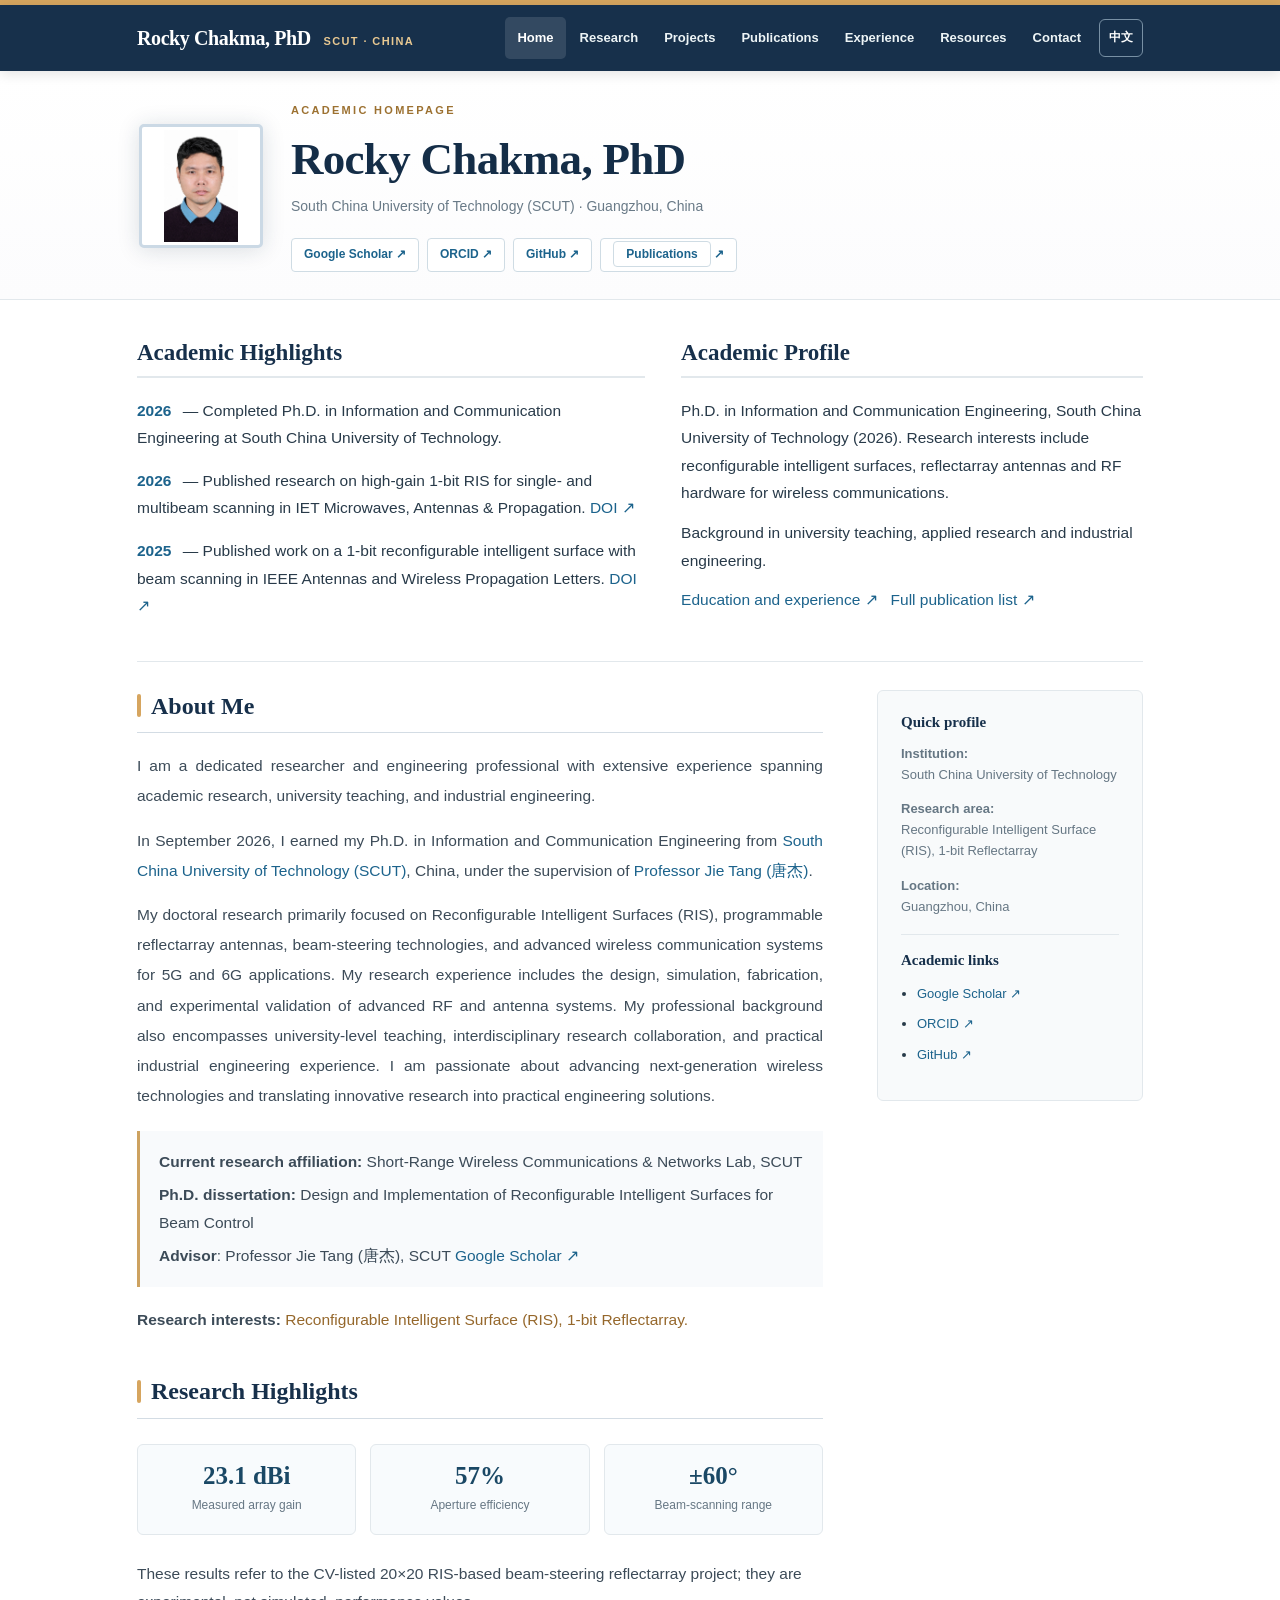
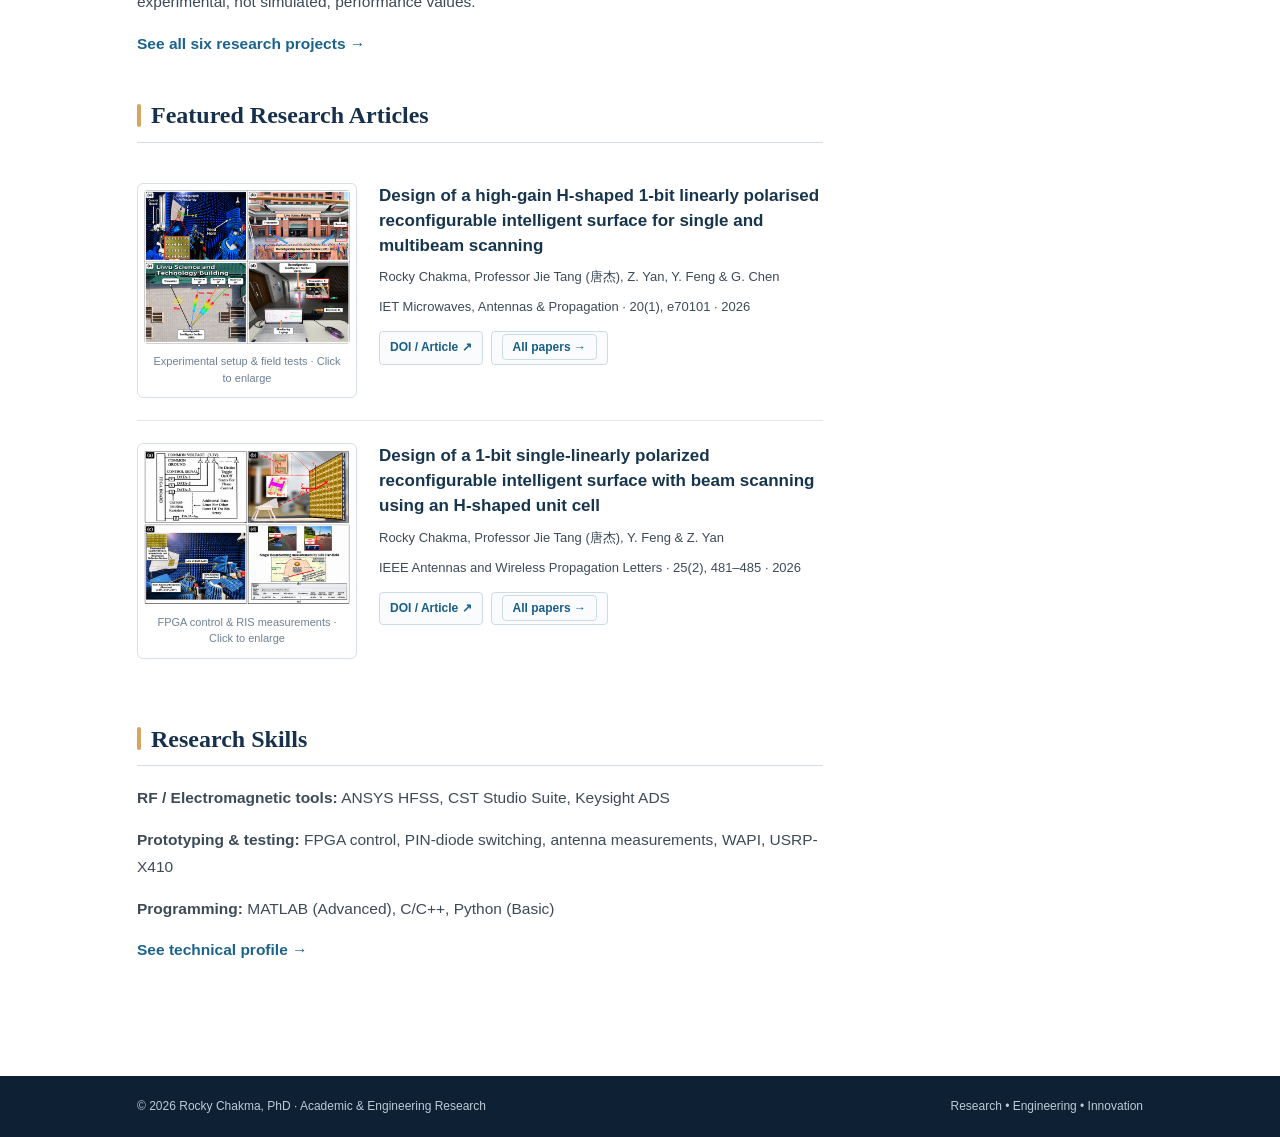
<file: index.html>
<!DOCTYPE html>
<html lang="en"><head><meta charset="utf-8"/><meta content="width=device-width,initial-scale=1" name="viewport"/><meta content="Dr. Rocky Chakma" name="author"/><meta content="Dr. Rocky Chakma's academic portfolio: reconfigurable intelligent surfaces, reflectarray antennas, research projects, publications, and engineering experience." name="description"/><meta content="Rocky Chakma, PhD · Research &amp; Publications" property="og:title"/><title>Home | Rocky Chakma, PhD</title><link href="favicon.svg" rel="icon"/><link href="css/style.css?v=20261120a" rel="stylesheet"/></head><body><div class="small-top"></div><header class="site-header"><div class="container nav-wrap"><a class="brand" href="index.html">Rocky Chakma, PhD <em>SCUT · CHINA</em></a><button aria-expanded="false" class="mobile-menu" data-menu="">☰ Menu</button><nav aria-label="Main navigation" class="navlinks"><a class="active" href="index.html"><span data-en="Home" data-zh="首页">Home</span></a><a class="" href="pages/research.html"><span data-en="Research" data-zh="研究方向">Research</span></a><a class="" href="pages/projects.html"><span data-en="Projects" data-zh="科研项目">Projects</span></a><a class="" href="pages/publications.html"><span data-en="Publications" data-zh="论文成果">Publications</span></a><a class="" href="pages/experience.html"><span data-en="Experience" data-zh="工作经历">Experience</span></a><a class="" href="pages/resources.html"><span data-en="Resources" data-zh="学术资源">Resources</span></a><a class="" href="pages/contact.html"><span data-en="Contact" data-zh="联系">Contact</span></a><button aria-label="Switch language" class="language" data-lang-button="" type="button">中文</button></nav></div></header><div class="masthead"><div class="container"><img alt="Portrait of Dr. Rocky Chakma" class="avatar" src="assets/portrait.jpg?v=20261111b"/><div class="eyebrow">ACADEMIC HOMEPAGE</div><h1>Rocky Chakma, PhD</h1><p class="affiliation"><span data-en="South China University of Technology (SCUT) · Guangzhou, China" data-zh="华南理工大学（SCUT）· 中国广州">South China University of Technology (SCUT) · Guangzhou, China</span></p><div class="quicklinks"><a href="https://scholar.google.com/citations?user=9w0dZzQAAAAJ&amp;hl=en" rel="noopener" target="_blank">Google Scholar ↗</a><a href="https://orcid.org/0000-0002-1738-0076" rel="noopener" target="_blank">ORCID ↗</a><a href="https://github.com/rockyscut" rel="noopener" target="_blank">GitHub ↗</a><a href="pages/publications.html"><span data-en="Publications" data-zh="论文成果">Publications</span> ↗</a></div></div></div><main class="container main"><section class="academic-overview" aria-label="Academic homepage overview"><div class="overview-grid"><div><h2><span data-en="Academic Highlights" data-zh="学术亮点">Academic Highlights</span></h2><ul class="academic-highlights"><li><strong>2026</strong> — <span data-en="Completed Ph.D. in Information and Communication Engineering at South China University of Technology." data-zh="于华南理工大学获得信息与通信工程博士学位。">Completed Ph.D. in Information and Communication Engineering at South China University of Technology.</span></li><li><strong>2026</strong> — <span data-en="Published research on high-gain 1-bit RIS for single- and multibeam scanning in IET Microwaves, Antennas &amp; Propagation." data-zh="在 IET Microwaves, Antennas &amp; Propagation 发表高增益1-bit RIS单波束与多波束扫描研究。">Published research on high-gain 1-bit RIS for single- and multibeam scanning in IET Microwaves, Antennas &amp; Propagation.</span> <a href="https://doi.org/10.1049/mia2.70101" target="_blank" rel="noopener">DOI ↗</a></li><li><strong>2025</strong> — <span data-en="Published work on a 1-bit reconfigurable intelligent surface with beam scanning in IEEE Antennas and Wireless Propagation Letters." data-zh="在 IEEE Antennas and Wireless Propagation Letters 发表1-bit可重构智能表面波束扫描研究。">Published work on a 1-bit reconfigurable intelligent surface with beam scanning in IEEE Antennas and Wireless Propagation Letters.</span> <a href="https://doi.org/10.1109/LAWP.2025.3627443" target="_blank" rel="noopener">DOI ↗</a></li></ul></div><div><h2><span data-en="Academic Profile" data-zh="学术简介">Academic Profile</span></h2><p><span data-en="Ph.D. in Information and Communication Engineering, South China University of Technology (2026). Research interests include reconfigurable intelligent surfaces, reflectarray antennas and RF hardware for wireless communications." data-zh="2026年获华南理工大学信息与通信工程博士学位，研究方向包括可重构智能表面、反射阵天线及无线通信射频硬件。">Ph.D. in Information and Communication Engineering, South China University of Technology (2026). Research interests include reconfigurable intelligent surfaces, reflectarray antennas and RF hardware for wireless communications.</span></p><p><span data-en="Background in university teaching, applied research and industrial engineering." data-zh="具有高校教学、应用研究与工业工程经验。">Background in university teaching, applied research and industrial engineering.</span></p><p><a href="pages/experience.html"><span data-en="Education and experience" data-zh="教育与工作经历">Education and experience</span> ↗</a> &nbsp; <a href="pages/publications.html"><span data-en="Full publication list" data-zh="全部论文">Full publication list</span> ↗</a></p></div></div></section><div class="columns"><div class="mainwide"><section class="section"><h2><span data-en="About Me" data-zh="个人简介">About Me</span></h2>
<p class="lead"><span data-en="I am a dedicated researcher and engineering professional with extensive experience spanning academic research, university teaching, and industrial engineering." data-zh="我是一名专注于科研与工程实践的研究人员和工程专业人士，在学术研究、高校教学和工业工程领域拥有丰富的工作经验。">I am a dedicated researcher and engineering professional with extensive experience spanning academic research, university teaching, and industrial engineering.</span></p>
<p class="lead"><span data-en="In September 2026, I earned my Ph.D. in Information and Communication Engineering from " data-zh="2026年9月，我在">In September 2026, I earned my Ph.D. in Information and Communication Engineering from </span><a href="https://www.scut.edu.cn/new/" target="_blank" rel="noopener noreferrer"><span data-en="South China University of Technology (SCUT)" data-zh="华南理工大学（SCUT）">South China University of Technology (SCUT)</span></a><span data-en=", China, under the supervision of " data-zh="获得信息与通信工程博士学位，导师为">, China, under the supervision of </span><a href="https://scholar.google.com/citations?user=XmHS0NUAAAAJ&amp;hl=en" target="_blank" rel="noopener noreferrer"><span data-en="Professor Jie Tang (唐杰)" data-zh="唐杰教授（Professor Jie Tang）">Professor Jie Tang (唐杰)</span></a><span data-en="." data-zh="。">.</span></p>
<p class="lead"><span data-en="My doctoral research primarily focused on Reconfigurable Intelligent Surfaces (RIS), programmable reflectarray antennas, beam-steering technologies, and advanced wireless communication systems for 5G and 6G applications." data-zh="我的博士研究主要集中于可重构智能表面（RIS）、可编程反射阵天线、波束扫描技术以及面向5G和6G应用的先进无线通信系统。">My doctoral research primarily focused on Reconfigurable Intelligent Surfaces (RIS), programmable reflectarray antennas, beam-steering technologies, and advanced wireless communication systems for 5G and 6G applications.</span> <span data-en="My research experience includes the design, simulation, fabrication, and experimental validation of advanced RF and antenna systems." data-zh="我的研究经验涵盖先进射频与天线系统的设计、仿真、加工制作和实验验证。">My research experience includes the design, simulation, fabrication, and experimental validation of advanced RF and antenna systems.</span> <span data-en="My professional background also encompasses university-level teaching, interdisciplinary research collaboration, and practical industrial engineering experience." data-zh="我的专业经历还包括高校教学、跨学科科研合作以及工业工程实践。">My professional background also encompasses university-level teaching, interdisciplinary research collaboration, and practical industrial engineering experience.</span> <span data-en="I am passionate about advancing next-generation wireless technologies and translating innovative research into practical engineering solutions." data-zh="我致力于推动下一代无线通信技术的发展，并将创新研究成果转化为实际工程解决方案。">I am passionate about advancing next-generation wireless technologies and translating innovative research into practical engineering solutions.</span></p>
<div class="keylines"><p><strong><span data-en="Current research affiliation" data-zh="当前科研单位">Current research affiliation</span>:</strong> <span data-en="Short-Range Wireless Communications &amp; Networks Lab, SCUT" data-zh="华南理工大学近距离无线通信与网络实验室">Short-Range Wireless Communications &amp; Networks Lab, SCUT</span></p><p><strong><span data-en="Ph.D. dissertation" data-zh="博士论文">Ph.D. dissertation</span>:</strong> Design and Implementation of Reconfigurable Intelligent Surfaces for Beam Control</p><p><strong><span data-en="Advisor" data-zh="导师">Advisor</span></strong>: Professor Jie Tang (唐杰), SCUT <a href="https://scholar.google.com/citations?hl=en&amp;user=XmHS0NUAAAAJ&amp;view_op=list_works&amp;sortby=pubdate" rel="noopener" target="_blank">Google Scholar ↗</a></p></div>
<p><strong><span data-en="Research interests" data-zh="研究兴趣">Research interests</span>:</strong> <span style="color:#95672b"><span data-en="Reconfigurable Intelligent Surface (RIS), 1-bit Reflectarray." data-zh="可重构智能表面（RIS）、1-bit反射阵。">Reconfigurable Intelligent Surface (RIS), 1-bit Reflectarray.</span></span></p>
</section>
<section class="section"><h2><span data-en="Research Highlights" data-zh="科研亮点">Research Highlights</span></h2><div class="stats"><div class="stat"><strong>23.1 dBi</strong><span><span data-en="Measured array gain" data-zh="实测阵列增益">Measured array gain</span></span></div><div class="stat"><strong>57%</strong><span><span data-en="Aperture efficiency" data-zh="孔径效率">Aperture efficiency</span></span></div><div class="stat"><strong>±60°</strong><span><span data-en="Beam-scanning range" data-zh="波束扫描范围">Beam-scanning range</span></span></div></div><p><span data-en="These results refer to the CV-listed 20×20 RIS-based beam-steering reflectarray project; they are experimental, not simulated, performance values." data-zh="上述数据来自简历中的20×20 RIS波束扫描反射阵项目，为实测而非仿真性能指标。">These results refer to the CV-listed 20×20 RIS-based beam-steering reflectarray project; they are experimental, not simulated, performance values.</span></p><a class="academic-link" href="pages/projects.html"><span data-en="See all six research projects →" data-zh="查看全部六项科研项目 →">See all six research projects →</span></a></section>
<section class="section"><h2><span data-en="Featured Research Articles" data-zh="代表性学术论文">Featured Research Articles</span></h2><article class="pub-feature"><div class="figure"><a href="assets/Four-Panel%20RIS%20Experimental%20Setup%20Figure.png" target="_blank" rel="noopener noreferrer" aria-label="View full size high-gain RIS experimental setup and field-test figure"><img src="assets/Four-Panel%20RIS%20Experimental%20Setup%20Figure.png?v=20261111c" alt="Four-panel figure: reconfigurable reflectarray in anechoic chamber, outdoor RIS link, building field-test arrangement and indoor monitoring" loading="lazy"/></a><div class="figcap"><span data-en="Experimental setup &amp; field tests · Click to enlarge" data-zh="实验装置与场地测试 · 点击放大">Experimental setup &amp; field tests · Click to enlarge</span></div></div><div><h3>Design of a high-gain H-shaped 1-bit linearly polarised reconfigurable intelligent surface for single and multibeam scanning</h3><p class="cite">Rocky Chakma, Professor Jie Tang (唐杰), Z. Yan, Y. Feng &amp; G. Chen</p><p class="cite">IET Microwaves, Antennas &amp; Propagation · 20(1), e70101 · 2026</p><div class="paperlinks"><a href="https://doi.org/10.1049/mia2.70101" rel="noopener" target="_blank">DOI / Article ↗</a><a href="pages/publications.html"><span data-en="All papers →" data-zh="全部论文 →">All papers →</span></a></div></div></article><article class="pub-feature"><div class="figure"><a href="assets/FPGA-Controlled%20RIS%20Measurement%20Overview.png" target="_blank" rel="noopener noreferrer" aria-label="View full size FPGA-controlled RIS figure and array measurement illustration"><img src="assets/FPGA-Controlled%20RIS%20Measurement%20Overview.png?v=20261111c" alt="Four-panel figure: FPGA PIN-diode control circuit, 1-bit RIS panel, anechoic-chamber test, outdoor wireless experiment" loading="lazy"/></a><div class="figcap"><span data-en="FPGA control &amp; RIS measurements · Click to enlarge" data-zh="FPGA控制与RIS测试 · 点击放大">FPGA control &amp; RIS measurements · Click to enlarge</span></div></div><div><h3>Design of a 1-bit single-linearly polarized reconfigurable intelligent surface with beam scanning using an H-shaped unit cell</h3><p class="cite">Rocky Chakma, Professor Jie Tang (唐杰), Y. Feng &amp; Z. Yan</p><p class="cite">IEEE Antennas and Wireless Propagation Letters · 25(2), 481–485 · 2026</p><div class="paperlinks"><a href="https://doi.org/10.1109/LAWP.2025.3627443" rel="noopener" target="_blank">DOI / Article ↗</a><a href="pages/publications.html"><span data-en="All papers →" data-zh="全部论文 →">All papers →</span></a></div></div></article></section>
<section class="section"><h2><span data-en="Research Skills" data-zh="专业技能">Research Skills</span></h2><p><strong><span data-en="RF / Electromagnetic tools" data-zh="射频/电磁工具">RF / Electromagnetic tools</span>:</strong> ANSYS HFSS, CST Studio Suite, Keysight ADS</p><p><strong><span data-en="Prototyping &amp; testing" data-zh="样机与测试">Prototyping &amp; testing</span>:</strong> FPGA control, PIN-diode switching, antenna measurements, WAPI, USRP-X410</p><p><strong><span data-en="Programming" data-zh="编程">Programming</span>:</strong> MATLAB (Advanced), C/C++, Python (Basic)</p><p><a class="academic-link" href="pages/research.html"><span data-en="See technical profile →" data-zh="查看技术背景 →">See technical profile →</span></a></p></section>
</div><aside class="sidebar"><h3><span data-en="Quick profile" data-zh="个人信息">Quick profile</span></h3><p><strong><span data-en="Institution" data-zh="机构">Institution</span>:</strong><br/>South China University of Technology</p><p><strong><span data-en="Research area" data-zh="研究方向">Research area</span>:</strong><br/><span data-en="Reconfigurable Intelligent Surface (RIS), 1-bit Reflectarray" data-zh="可重构智能表面（RIS）、1-bit反射阵">Reconfigurable Intelligent Surface (RIS), 1-bit Reflectarray</span></p><p><strong><span data-en="Location" data-zh="所在地">Location</span>:</strong><br/>Guangzhou, China</p><hr/><h3><span data-en="Academic links" data-zh="学术链接">Academic links</span></h3><ul><li><a href="https://scholar.google.com/citations?user=9w0dZzQAAAAJ&amp;hl=en" rel="noopener" target="_blank">Google Scholar ↗</a></li><li><a href="https://orcid.org/0000-0002-1738-0076" rel="noopener" target="_blank">ORCID ↗</a></li><li><a href="https://github.com/rockyscut" rel="noopener" target="_blank">GitHub ↗</a></li></ul></aside></div></main><footer class="footer"><div class="container"><span>© <span data-now-year="">2026</span> Rocky Chakma, PhD · <span data-en="Academic &amp; Engineering Research" data-zh="学术与工程研究">Academic &amp; Engineering Research</span></span><span><span data-en="Research • Engineering • Innovation" data-zh="科研 • 工程 • 创新">Research • Engineering • Innovation</span></span></div></footer><script defer="" src="js/site.js"></script></body></html>
</file>
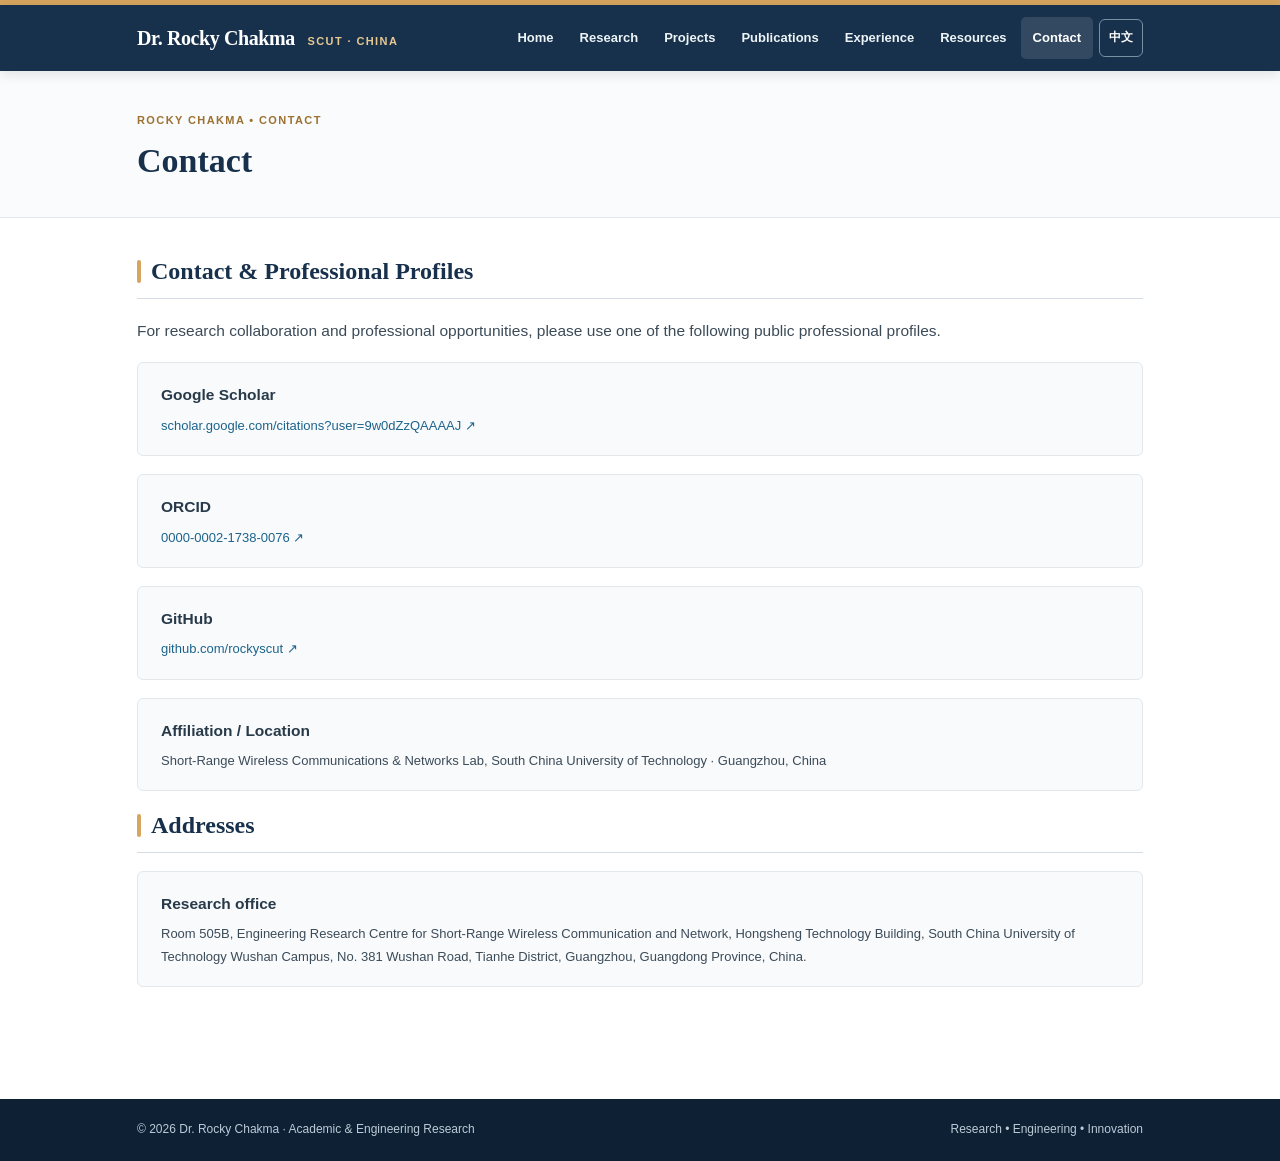
<file: pages/contact.html>
<!DOCTYPE html>
<html lang="en"><head><meta charset="utf-8"/><meta content="width=device-width,initial-scale=1" name="viewport"/><meta content="Dr. Rocky Chakma" name="author"/><meta content="Dr. Rocky Chakma's academic portfolio: reconfigurable intelligent surfaces, reflectarray antennas, research projects, publications, and engineering experience." name="description"/><meta content="Dr. Rocky Chakma · Research &amp; Publications" property="og:title"/><title>Contact | Dr. Rocky Chakma</title><link href="../favicon.svg" rel="icon"/><link href="../css/style.css" rel="stylesheet"/></head><body><div class="small-top"></div><header class="site-header"><div class="container nav-wrap"><a class="brand" href="../index.html">Dr. Rocky Chakma <em>SCUT · CHINA</em></a><button aria-expanded="false" class="mobile-menu" data-menu="">☰ Menu</button><nav aria-label="Main navigation" class="navlinks"><a class="" href="../index.html"><span data-en="Home" data-zh="首页">Home</span></a><a class="" href="../pages/research.html"><span data-en="Research" data-zh="研究方向">Research</span></a><a class="" href="../pages/projects.html"><span data-en="Projects" data-zh="科研项目">Projects</span></a><a class="" href="../pages/publications.html"><span data-en="Publications" data-zh="论文成果">Publications</span></a><a class="" href="../pages/experience.html"><span data-en="Experience" data-zh="工作经历">Experience</span></a><a class="" href="../pages/resources.html"><span data-en="Resources" data-zh="学术资源">Resources</span></a><a class="active" href="../pages/contact.html"><span data-en="Contact" data-zh="联系">Contact</span></a><button aria-label="Switch language" class="language" data-lang-button="" type="button">中文</button></nav></div></header><div class="pagehead"><div class="container"><div class="crumb"><span data-en="Rocky Chakma • Contact" data-zh="Rocky Chakma • Contact">Rocky Chakma • Contact</span></div><h1><span data-en="Contact" data-zh="联系">Contact</span></h1></div></div><main class="container main"><section class="section"><h2><span data-en="Contact &amp; Professional Profiles" data-zh="联系与学术主页">Contact &amp; Professional Profiles</span></h2><p><span data-en="For research collaboration and professional opportunities, please use one of the following public professional profiles." data-zh="科研合作及职业机会可通过以下公开的专业主页联系。">For research collaboration and professional opportunities, please use one of the following public professional profiles.</span></p><div class="contact-card"><strong>Google Scholar</strong><p><a href="https://scholar.google.com/citations?user=9w0dZzQAAAAJ&amp;hl=en" rel="noopener" target="_blank">scholar.google.com/citations?user=9w0dZzQAAAAJ ↗</a></p></div><div class="contact-card"><strong>ORCID</strong><p><a href="https://orcid.org/0000-0002-1738-0076" rel="noopener" target="_blank">0000-0002-1738-0076 ↗</a></p></div><div class="contact-card"><strong>GitHub</strong><p><a href="https://github.com/rockyscut" rel="noopener" target="_blank">github.com/rockyscut ↗</a></p></div><div class="contact-card"><strong><span data-en="Affiliation / Location" data-zh="机构与所在地">Affiliation / Location</span></strong><p><span data-en="Short-Range Wireless Communications &amp; Networks Lab, South China University of Technology · Guangzhou, China" data-zh="华南理工大学近距离无线通信与网络实验室 · 中国广州">Short-Range Wireless Communications &amp; Networks Lab, South China University of Technology · Guangzhou, China</span></p></div><h2><span data-en="Addresses" data-zh="地址">Addresses</span></h2>
<div class="contact-card"><strong><span data-en="Research office" data-zh="科研办公室">Research office</span></strong><p>Room 505B, Engineering Research Centre for Short-Range Wireless Communication and Network, Hongsheng Technology Building, South China University of Technology Wushan Campus, No. 381 Wushan Road, Tianhe District, Guangzhou, Guangdong Province, China.</p></div>

</section></main><footer class="footer"><div class="container"><span>© <span data-now-year="">2026</span> Dr. Rocky Chakma · <span data-en="Academic &amp; Engineering Research" data-zh="学术与工程研究">Academic &amp; Engineering Research</span></span><span><span data-en="Research • Engineering • Innovation" data-zh="科研 • 工程 • 创新">Research • Engineering • Innovation</span></span></div></footer><script defer="" src="../js/site.js"></script></body></html>
</file>
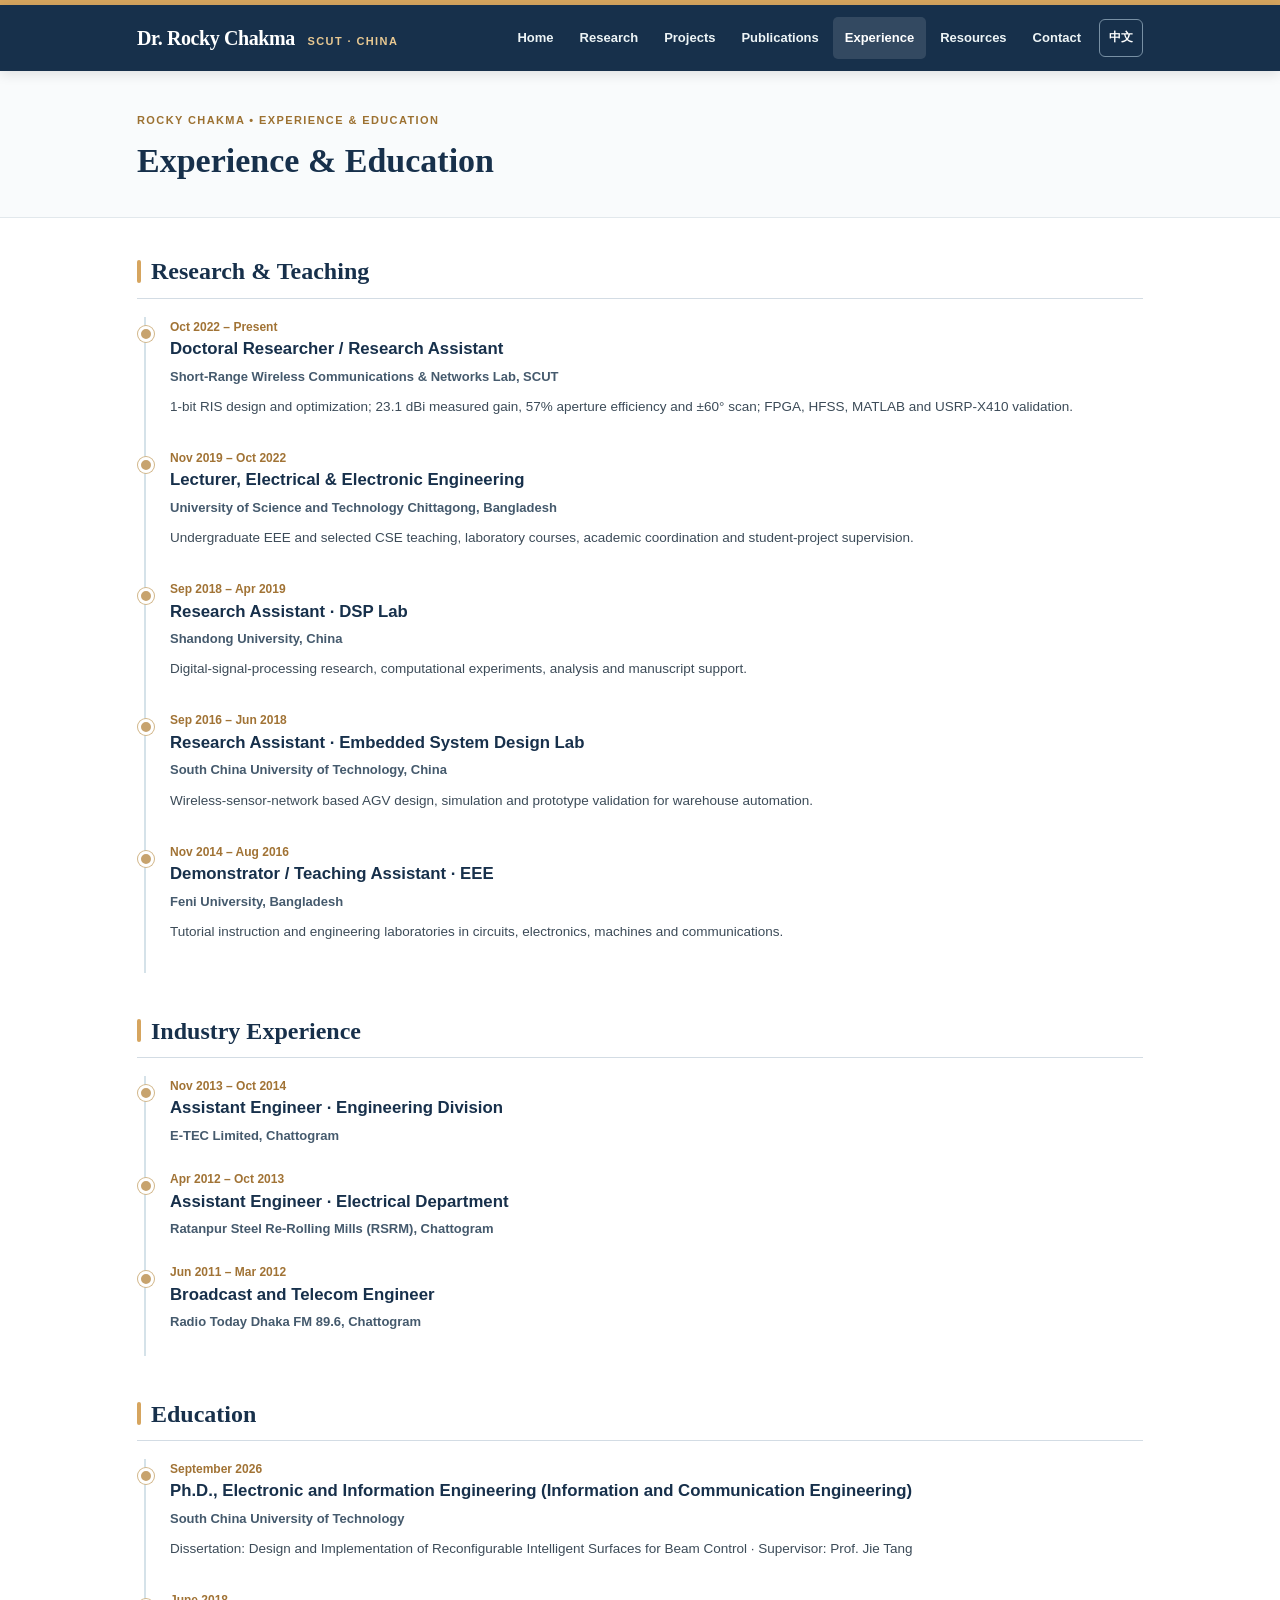
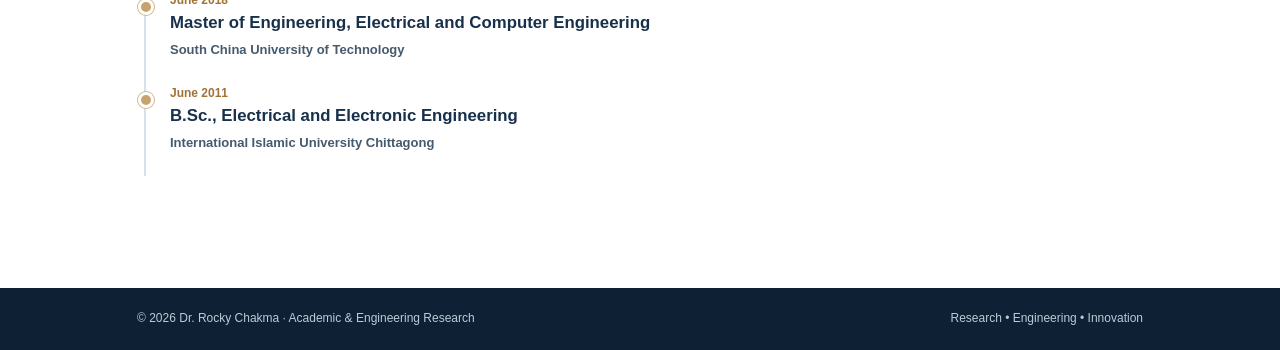
<file: pages/experience.html>
<!doctype html><html lang="en"><head><meta charset="utf-8"><meta name="viewport" content="width=device-width,initial-scale=1"><meta name="author" content="Dr. Rocky Chakma"><meta name="description" content="Dr. Rocky Chakma's academic portfolio: reconfigurable intelligent surfaces, reflectarray antennas, research projects, publications, and engineering experience."><meta property="og:title" content="Dr. Rocky Chakma · Research &amp; Publications"><title>Experience &amp; Education | Dr. Rocky Chakma</title><link rel="icon" href="../favicon.svg"><link rel="stylesheet" href="../css/style.css"></head><body><div class="small-top"></div><header class="site-header"><div class="container nav-wrap"><a class="brand" href="../index.html">Dr. Rocky Chakma <em>SCUT · CHINA</em></a><button data-menu class="mobile-menu" aria-expanded="false">☰ Menu</button><nav class="navlinks" aria-label="Main navigation"><a href="../index.html" class=""><span data-en="Home" data-zh="首页" >Home</span></a><a href="../pages/research.html" class=""><span data-en="Research" data-zh="研究方向" >Research</span></a><a href="../pages/projects.html" class=""><span data-en="Projects" data-zh="科研项目" >Projects</span></a><a href="../pages/publications.html" class=""><span data-en="Publications" data-zh="论文成果" >Publications</span></a><a href="../pages/experience.html" class="active"><span data-en="Experience" data-zh="工作经历" >Experience</span></a><a href="../pages/resources.html" class=""><span data-en="Resources" data-zh="学术资源" >Resources</span></a><a href="../pages/contact.html" class=""><span data-en="Contact" data-zh="联系" >Contact</span></a><button type="button" class="language" data-lang-button aria-label="Switch language">中文</button></nav></div></header><div class="pagehead"><div class="container"><div class="crumb"><span data-en="Rocky Chakma • Experience &amp; Education" data-zh="Rocky Chakma • Experience &amp; Education" >Rocky Chakma • Experience &amp; Education</span></div><h1><span data-en="Experience &amp; Education" data-zh="工作经历与教育背景" >Experience &amp; Education</span></h1></div></div><main class="container main"><section class="section"><h2><span data-en="Research &amp; Teaching" data-zh="科研与教学经历" >Research &amp; Teaching</span></h2><div class="timeline"><div class="entry"><div class="date"><span data-en="Oct 2022 – Present" data-zh="2022年10月至今" >Oct 2022 – Present</span></div><h3><span data-en="Doctoral Researcher / Research Assistant" data-zh="博士研究人员 / 科研助理" >Doctoral Researcher / Research Assistant</span></h3><div class="org"><span data-en="Short-Range Wireless Communications &amp; Networks Lab, SCUT" data-zh="华南理工大学近距离无线通信与网络实验室" >Short-Range Wireless Communications &amp; Networks Lab, SCUT</span></div><p><span data-en="1-bit RIS design and optimization; 23.1 dBi measured gain, 57% aperture efficiency and ±60° scan; FPGA, HFSS, MATLAB and USRP-X410 validation." data-zh="开展1-bit RIS设计与优化；实测23.1 dBi增益、57%孔径效率和±60°扫描；应用FPGA、HFSS、MATLAB和USRP-X410。" >1-bit RIS design and optimization; 23.1 dBi measured gain, 57% aperture efficiency and ±60° scan; FPGA, HFSS, MATLAB and USRP-X410 validation.</span></p></div><div class="entry"><div class="date"><span data-en="Nov 2019 – Oct 2022" data-zh="2019年11月–2022年10月" >Nov 2019 – Oct 2022</span></div><h3><span data-en="Lecturer, Electrical &amp; Electronic Engineering" data-zh="电气与电子工程讲师" >Lecturer, Electrical &amp; Electronic Engineering</span></h3><div class="org"><span data-en="University of Science and Technology Chittagong, Bangladesh" data-zh="孟加拉国吉大港科技大学" >University of Science and Technology Chittagong, Bangladesh</span></div><p><span data-en="Undergraduate EEE and selected CSE teaching, laboratory courses, academic coordination and student-project supervision." data-zh="负责EEE及部分CSE本科教学、实验课程、学术协调与学生项目指导。" >Undergraduate EEE and selected CSE teaching, laboratory courses, academic coordination and student-project supervision.</span></p></div><div class="entry"><div class="date"><span data-en="Sep 2018 – Apr 2019" data-zh="2018年9月–2019年4月" >Sep 2018 – Apr 2019</span></div><h3><span data-en="Research Assistant · DSP Lab" data-zh="数字信号处理实验室研究助理" >Research Assistant · DSP Lab</span></h3><div class="org"><span data-en="Shandong University, China" data-zh="中国山东大学" >Shandong University, China</span></div><p><span data-en="Digital-signal-processing research, computational experiments, analysis and manuscript support." data-zh="参与数字信号处理研究、计算实验、分析和学术论文支持工作。" >Digital-signal-processing research, computational experiments, analysis and manuscript support.</span></p></div><div class="entry"><div class="date"><span data-en="Sep 2016 – Jun 2018" data-zh="2016年9月–2018年6月" >Sep 2016 – Jun 2018</span></div><h3><span data-en="Research Assistant · Embedded System Design Lab" data-zh="嵌入式系统设计实验室研究助理" >Research Assistant · Embedded System Design Lab</span></h3><div class="org"><span data-en="South China University of Technology, China" data-zh="中国华南理工大学" >South China University of Technology, China</span></div><p><span data-en="Wireless-sensor-network based AGV design, simulation and prototype validation for warehouse automation." data-zh="面向仓储自动化开展基于无线传感器网络的AGV设计、仿真与样机验证。" >Wireless-sensor-network based AGV design, simulation and prototype validation for warehouse automation.</span></p></div><div class="entry"><div class="date"><span data-en="Nov 2014 – Aug 2016" data-zh="2014年11月–2016年8月" >Nov 2014 – Aug 2016</span></div><h3><span data-en="Demonstrator / Teaching Assistant · EEE" data-zh="电气与电子工程实验助教" >Demonstrator / Teaching Assistant · EEE</span></h3><div class="org"><span data-en="Feni University, Bangladesh" data-zh="孟加拉国费尼大学" >Feni University, Bangladesh</span></div><p><span data-en="Tutorial instruction and engineering laboratories in circuits, electronics, machines and communications." data-zh="负责电路、电子、电机与通信课程的辅导及工程实验教学。" >Tutorial instruction and engineering laboratories in circuits, electronics, machines and communications.</span></p></div></div></section><section class="section"><h2><span data-en="Industry Experience" data-zh="行业工作经历" >Industry Experience</span></h2><div class="timeline"><div class="entry"><div class="date">Nov 2013 – Oct 2014</div><h3>Assistant Engineer · Engineering Division</h3><div class="org">E-TEC Limited, Chattogram</div></div><div class="entry"><div class="date">Apr 2012 – Oct 2013</div><h3>Assistant Engineer · Electrical Department</h3><div class="org">Ratanpur Steel Re-Rolling Mills (RSRM), Chattogram</div></div><div class="entry"><div class="date">Jun 2011 – Mar 2012</div><h3>Broadcast and Telecom Engineer</h3><div class="org">Radio Today Dhaka FM 89.6, Chattogram</div></div></div></section><section class="section"><h2><span data-en="Education" data-zh="教育经历" >Education</span></h2><div class="timeline"><div class="entry"><div class="date">September 2026</div><h3>Ph.D., Electronic and Information Engineering (Information and Communication Engineering)</h3><div class="org">South China University of Technology</div><p>Dissertation: Design and Implementation of Reconfigurable Intelligent Surfaces for Beam Control · Supervisor: Prof. Jie Tang</p></div><div class="entry"><div class="date">June 2018</div><h3>Master of Engineering, Electrical and Computer Engineering</h3><div class="org">South China University of Technology</div></div><div class="entry"><div class="date">June 2011</div><h3>B.Sc., Electrical and Electronic Engineering</h3><div class="org">International Islamic University Chittagong</div></div></div></section></main><footer class="footer"><div class="container"><span>© <span data-now-year>2026</span> Dr. Rocky Chakma · <span data-en="Academic &amp; Engineering Research" data-zh="学术与工程研究" >Academic &amp; Engineering Research</span></span><span><span data-en="Research • Engineering • Innovation" data-zh="科研 • 工程 • 创新" >Research • Engineering • Innovation</span></span></div></footer><script src="../js/site.js" defer></script></body></html>
</file>
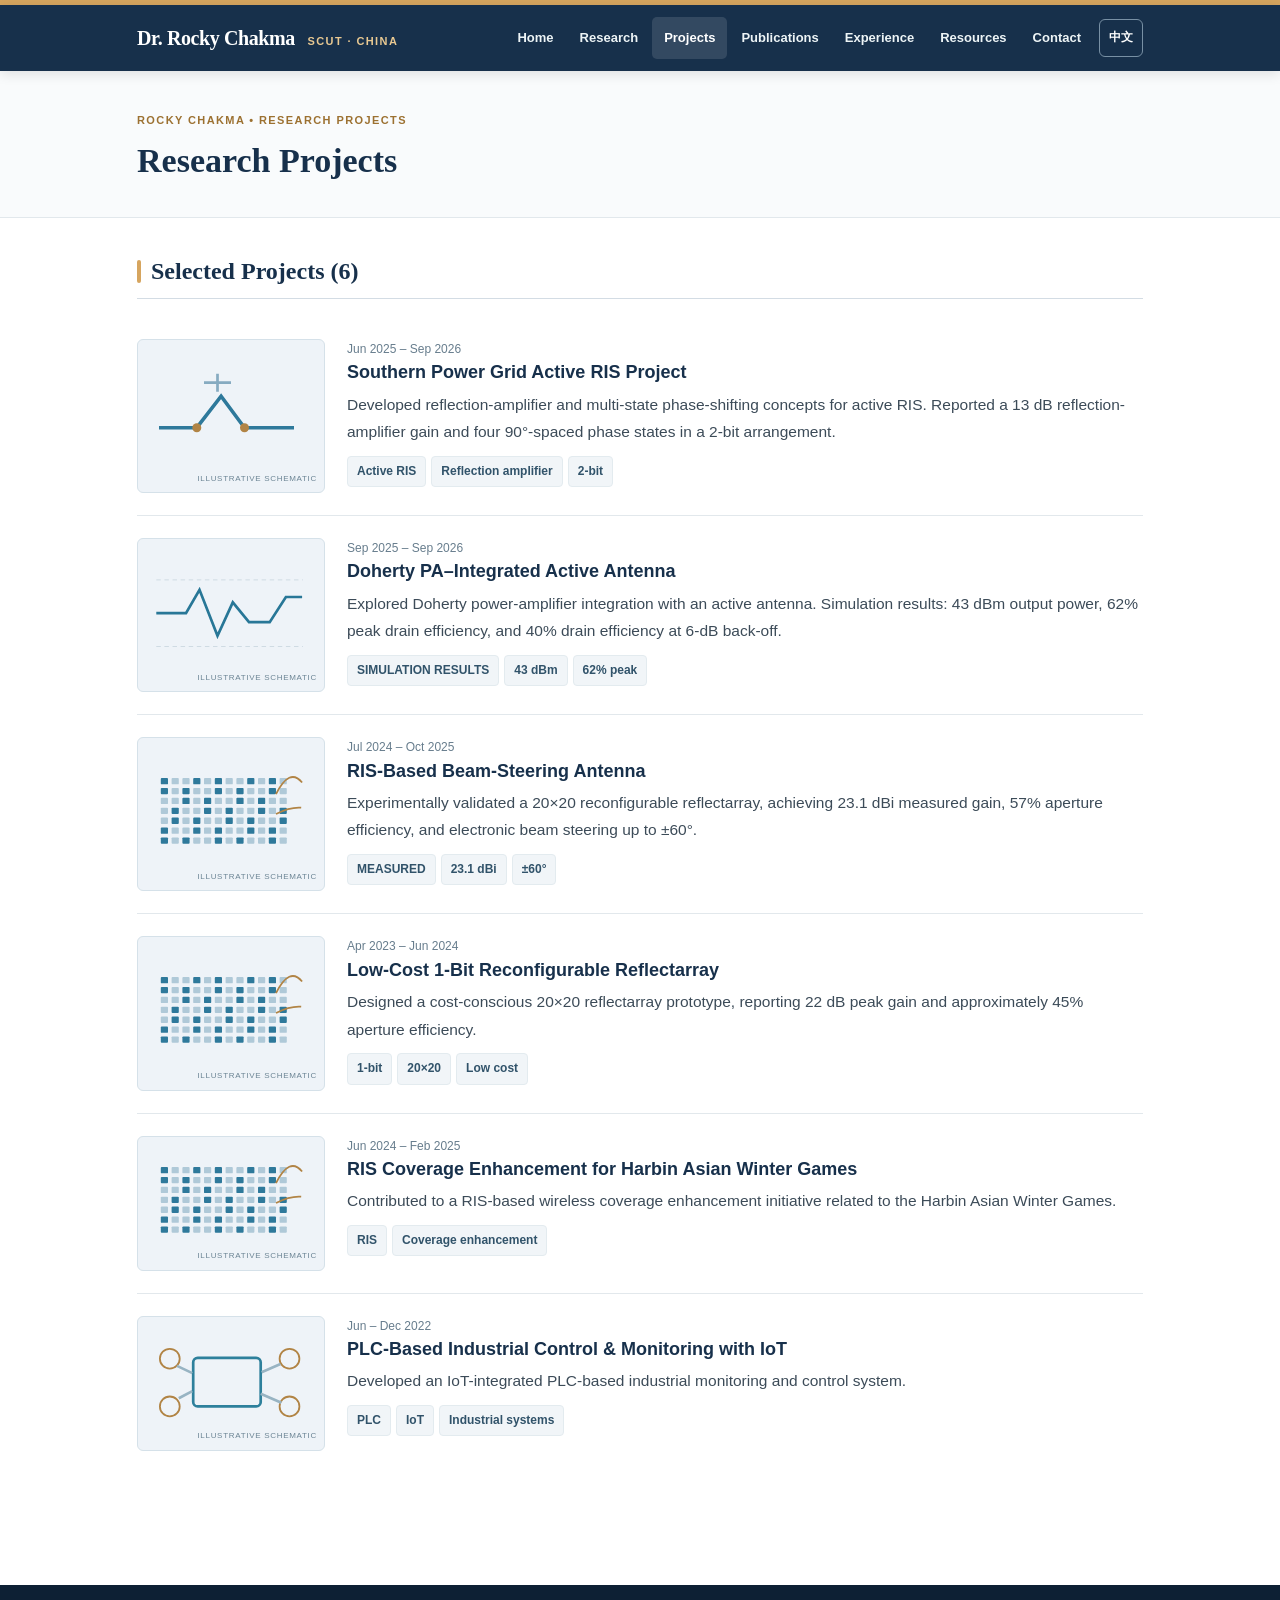
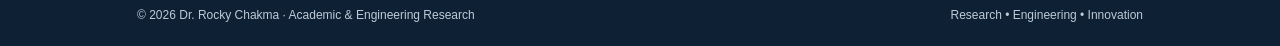
<file: pages/projects.html>
<!doctype html><html lang="en"><head><meta charset="utf-8"><meta name="viewport" content="width=device-width,initial-scale=1"><meta name="author" content="Dr. Rocky Chakma"><meta name="description" content="Dr. Rocky Chakma's academic portfolio: reconfigurable intelligent surfaces, reflectarray antennas, research projects, publications, and engineering experience."><meta property="og:title" content="Dr. Rocky Chakma · Research &amp; Publications"><title>Research Projects | Dr. Rocky Chakma</title><link rel="icon" href="../favicon.svg"><link rel="stylesheet" href="../css/style.css"></head><body><div class="small-top"></div><header class="site-header"><div class="container nav-wrap"><a class="brand" href="../index.html">Dr. Rocky Chakma <em>SCUT · CHINA</em></a><button data-menu class="mobile-menu" aria-expanded="false">☰ Menu</button><nav class="navlinks" aria-label="Main navigation"><a href="../index.html" class=""><span data-en="Home" data-zh="首页" >Home</span></a><a href="../pages/research.html" class=""><span data-en="Research" data-zh="研究方向" >Research</span></a><a href="../pages/projects.html" class="active"><span data-en="Projects" data-zh="科研项目" >Projects</span></a><a href="../pages/publications.html" class=""><span data-en="Publications" data-zh="论文成果" >Publications</span></a><a href="../pages/experience.html" class=""><span data-en="Experience" data-zh="工作经历" >Experience</span></a><a href="../pages/resources.html" class=""><span data-en="Resources" data-zh="学术资源" >Resources</span></a><a href="../pages/contact.html" class=""><span data-en="Contact" data-zh="联系" >Contact</span></a><button type="button" class="language" data-lang-button aria-label="Switch language">中文</button></nav></div></header><div class="pagehead"><div class="container"><div class="crumb"><span data-en="Rocky Chakma • Research Projects" data-zh="Rocky Chakma • Research Projects" >Rocky Chakma • Research Projects</span></div><h1><span data-en="Research Projects" data-zh="科研项目" >Research Projects</span></h1></div></div><main class="container main"><section class="section"><h2><span data-en="Selected Projects (6)" data-zh="代表性项目（6）" >Selected Projects (6)</span></h2><article class="project"><div class="figure"><svg viewBox="0 0 180 104" aria-label="Illustrative technical schematic" role="img"><path d="M10 65H52L79 30L105 65H160" stroke="#2e799b" stroke-width="4" fill="none"/><circle cx="52" cy="65" r="5" fill="#b18445"/><circle cx="105" cy="65" r="5" fill="#b18445"/><path d="M60 15L90 15M75 5V25" stroke="#86abc1" stroke-width="3"/></svg></div><div><div class="tagline"><span data-en="Jun 2025 – Sep 2026" data-zh="2025年6月–2026年9月" >Jun 2025 – Sep 2026</span></div><h3><span data-en="Southern Power Grid Active RIS Project" data-zh="南方电网有源RIS项目" >Southern Power Grid Active RIS Project</span></h3><p><span data-en="Developed reflection-amplifier and multi-state phase-shifting concepts for active RIS. Reported a 13 dB reflection-amplifier gain and four 90°-spaced phase states in a 2-bit arrangement." data-zh="研究有源RIS反射放大器与多状态移相方案，实现13 dB反射放大增益与2-bit四个相隔90°的相位状态。" >Developed reflection-amplifier and multi-state phase-shifting concepts for active RIS. Reported a 13 dB reflection-amplifier gain and four 90°-spaced phase states in a 2-bit arrangement.</span></p><div class="chips"><span class="fact">Active RIS</span><span class="fact">Reflection amplifier</span><span class="fact">2-bit</span></div></div></article><article class="project"><div class="figure"><svg viewBox="0 0 180 104" aria-label="Illustrative technical schematic" role="img"><path d="M7 50L40 50L55 24L75 75L92 38L110 60L133 60L151 32L169 32" fill="none" stroke="#287797" stroke-width="3"/><path d="M7 87H170M7 13H170" stroke="#ccd9e1" stroke-width="1" stroke-dasharray="5 4"/></svg></div><div><div class="tagline"><span data-en="Sep 2025 – Sep 2026" data-zh="2025年9月–2026年9月" >Sep 2025 – Sep 2026</span></div><h3><span data-en="Doherty PA–Integrated Active Antenna" data-zh="Doherty功放与有源天线一体化" >Doherty PA–Integrated Active Antenna</span></h3><p><span data-en="Explored Doherty power-amplifier integration with an active antenna. Simulation results: 43 dBm output power, 62% peak drain efficiency, and 40% drain efficiency at 6-dB back-off." data-zh="开展Doherty功率放大器与有源天线集成研究。仿真结果：43 dBm输出功率、62%峰值漏极效率和6 dB回退时40%效率。" >Explored Doherty power-amplifier integration with an active antenna. Simulation results: 43 dBm output power, 62% peak drain efficiency, and 40% drain efficiency at 6-dB back-off.</span></p><div class="chips"><span class="fact">SIMULATION RESULTS</span><span class="fact">43 dBm</span><span class="fact">62% peak</span></div></div></article><article class="project"><div class="figure"><svg viewBox="0 0 180 104" aria-label="Illustrative technical schematic" role="img"><rect x="12" y="12" width="8" height="7" fill="#2e799b" rx="1"/><rect x="12" y="23" width="8" height="7" fill="#2e799b" rx="1"/><rect x="12" y="34" width="8" height="7" fill="#afc9d8" rx="1"/><rect x="12" y="45" width="8" height="7" fill="#afc9d8" rx="1"/><rect x="12" y="56" width="8" height="7" fill="#afc9d8" rx="1"/><rect x="12" y="67" width="8" height="7" fill="#2e799b" rx="1"/><rect x="12" y="78" width="8" height="7" fill="#2e799b" rx="1"/><rect x="24" y="12" width="8" height="7" fill="#afc9d8" rx="1"/><rect x="24" y="23" width="8" height="7" fill="#afc9d8" rx="1"/><rect x="24" y="34" width="8" height="7" fill="#afc9d8" rx="1"/><rect x="24" y="45" width="8" height="7" fill="#2e799b" rx="1"/><rect x="24" y="56" width="8" height="7" fill="#2e799b" rx="1"/><rect x="24" y="67" width="8" height="7" fill="#afc9d8" rx="1"/><rect x="24" y="78" width="8" height="7" fill="#afc9d8" rx="1"/><rect x="36" y="12" width="8" height="7" fill="#afc9d8" rx="1"/><rect x="36" y="23" width="8" height="7" fill="#2e799b" rx="1"/><rect x="36" y="34" width="8" height="7" fill="#2e799b" rx="1"/><rect x="36" y="45" width="8" height="7" fill="#afc9d8" rx="1"/><rect x="36" y="56" width="8" height="7" fill="#afc9d8" rx="1"/><rect x="36" y="67" width="8" height="7" fill="#afc9d8" rx="1"/><rect x="36" y="78" width="8" height="7" fill="#2e799b" rx="1"/><rect x="48" y="12" width="8" height="7" fill="#2e799b" rx="1"/><rect x="48" y="23" width="8" height="7" fill="#afc9d8" rx="1"/><rect x="48" y="34" width="8" height="7" fill="#afc9d8" rx="1"/><rect x="48" y="45" width="8" height="7" fill="#afc9d8" rx="1"/><rect x="48" y="56" width="8" height="7" fill="#2e799b" rx="1"/><rect x="48" y="67" width="8" height="7" fill="#2e799b" rx="1"/><rect x="48" y="78" width="8" height="7" fill="#afc9d8" rx="1"/><rect x="60" y="12" width="8" height="7" fill="#afc9d8" rx="1"/><rect x="60" y="23" width="8" height="7" fill="#afc9d8" rx="1"/><rect x="60" y="34" width="8" height="7" fill="#2e799b" rx="1"/><rect x="60" y="45" width="8" height="7" fill="#2e799b" rx="1"/><rect x="60" y="56" width="8" height="7" fill="#afc9d8" rx="1"/><rect x="60" y="67" width="8" height="7" fill="#afc9d8" rx="1"/><rect x="60" y="78" width="8" height="7" fill="#afc9d8" rx="1"/><rect x="72" y="12" width="8" height="7" fill="#2e799b" rx="1"/><rect x="72" y="23" width="8" height="7" fill="#2e799b" rx="1"/><rect x="72" y="34" width="8" height="7" fill="#afc9d8" rx="1"/><rect x="72" y="45" width="8" height="7" fill="#afc9d8" rx="1"/><rect x="72" y="56" width="8" height="7" fill="#afc9d8" rx="1"/><rect x="72" y="67" width="8" height="7" fill="#2e799b" rx="1"/><rect x="72" y="78" width="8" height="7" fill="#2e799b" rx="1"/><rect x="84" y="12" width="8" height="7" fill="#afc9d8" rx="1"/><rect x="84" y="23" width="8" height="7" fill="#afc9d8" rx="1"/><rect x="84" y="34" width="8" height="7" fill="#afc9d8" rx="1"/><rect x="84" y="45" width="8" height="7" fill="#2e799b" rx="1"/><rect x="84" y="56" width="8" height="7" fill="#2e799b" rx="1"/><rect x="84" y="67" width="8" height="7" fill="#afc9d8" rx="1"/><rect x="84" y="78" width="8" height="7" fill="#afc9d8" rx="1"/><rect x="96" y="12" width="8" height="7" fill="#afc9d8" rx="1"/><rect x="96" y="23" width="8" height="7" fill="#2e799b" rx="1"/><rect x="96" y="34" width="8" height="7" fill="#2e799b" rx="1"/><rect x="96" y="45" width="8" height="7" fill="#afc9d8" rx="1"/><rect x="96" y="56" width="8" height="7" fill="#afc9d8" rx="1"/><rect x="96" y="67" width="8" height="7" fill="#afc9d8" rx="1"/><rect x="96" y="78" width="8" height="7" fill="#2e799b" rx="1"/><rect x="108" y="12" width="8" height="7" fill="#2e799b" rx="1"/><rect x="108" y="23" width="8" height="7" fill="#afc9d8" rx="1"/><rect x="108" y="34" width="8" height="7" fill="#afc9d8" rx="1"/><rect x="108" y="45" width="8" height="7" fill="#afc9d8" rx="1"/><rect x="108" y="56" width="8" height="7" fill="#2e799b" rx="1"/><rect x="108" y="67" width="8" height="7" fill="#2e799b" rx="1"/><rect x="108" y="78" width="8" height="7" fill="#afc9d8" rx="1"/><rect x="120" y="12" width="8" height="7" fill="#afc9d8" rx="1"/><rect x="120" y="23" width="8" height="7" fill="#afc9d8" rx="1"/><rect x="120" y="34" width="8" height="7" fill="#2e799b" rx="1"/><rect x="120" y="45" width="8" height="7" fill="#2e799b" rx="1"/><rect x="120" y="56" width="8" height="7" fill="#afc9d8" rx="1"/><rect x="120" y="67" width="8" height="7" fill="#afc9d8" rx="1"/><rect x="120" y="78" width="8" height="7" fill="#afc9d8" rx="1"/><rect x="132" y="12" width="8" height="7" fill="#2e799b" rx="1"/><rect x="132" y="23" width="8" height="7" fill="#2e799b" rx="1"/><rect x="132" y="34" width="8" height="7" fill="#afc9d8" rx="1"/><rect x="132" y="45" width="8" height="7" fill="#afc9d8" rx="1"/><rect x="132" y="56" width="8" height="7" fill="#afc9d8" rx="1"/><rect x="132" y="67" width="8" height="7" fill="#2e799b" rx="1"/><rect x="132" y="78" width="8" height="7" fill="#2e799b" rx="1"/><rect x="144" y="12" width="8" height="7" fill="#afc9d8" rx="1"/><rect x="144" y="23" width="8" height="7" fill="#afc9d8" rx="1"/><rect x="144" y="34" width="8" height="7" fill="#afc9d8" rx="1"/><rect x="144" y="45" width="8" height="7" fill="#2e799b" rx="1"/><rect x="144" y="56" width="8" height="7" fill="#2e799b" rx="1"/><rect x="144" y="67" width="8" height="7" fill="#afc9d8" rx="1"/><rect x="144" y="78" width="8" height="7" fill="#afc9d8" rx="1"/><path d="M140 30 Q155 0 169 17M140 52 Q156 44 168 45" fill="none" stroke="#b18445" stroke-width="2"/></svg></div><div><div class="tagline"><span data-en="Jul 2024 – Oct 2025" data-zh="2024年7月–2025年10月" >Jul 2024 – Oct 2025</span></div><h3><span data-en="RIS-Based Beam-Steering Antenna" data-zh="RIS波束扫描天线" >RIS-Based Beam-Steering Antenna</span></h3><p><span data-en="Experimentally validated a 20×20 reconfigurable reflectarray, achieving 23.1 dBi measured gain, 57% aperture efficiency, and electronic beam steering up to ±60°." data-zh="实测验证20×20可重构反射阵，增益23.1 dBi、孔径效率57%，电子扫描可达±60°。" >Experimentally validated a 20×20 reconfigurable reflectarray, achieving 23.1 dBi measured gain, 57% aperture efficiency, and electronic beam steering up to ±60°.</span></p><div class="chips"><span class="fact">MEASURED</span><span class="fact">23.1 dBi</span><span class="fact">±60°</span></div></div></article><article class="project"><div class="figure"><svg viewBox="0 0 180 104" aria-label="Illustrative technical schematic" role="img"><rect x="12" y="12" width="8" height="7" fill="#2e799b" rx="1"/><rect x="12" y="23" width="8" height="7" fill="#2e799b" rx="1"/><rect x="12" y="34" width="8" height="7" fill="#afc9d8" rx="1"/><rect x="12" y="45" width="8" height="7" fill="#afc9d8" rx="1"/><rect x="12" y="56" width="8" height="7" fill="#afc9d8" rx="1"/><rect x="12" y="67" width="8" height="7" fill="#2e799b" rx="1"/><rect x="12" y="78" width="8" height="7" fill="#2e799b" rx="1"/><rect x="24" y="12" width="8" height="7" fill="#afc9d8" rx="1"/><rect x="24" y="23" width="8" height="7" fill="#afc9d8" rx="1"/><rect x="24" y="34" width="8" height="7" fill="#afc9d8" rx="1"/><rect x="24" y="45" width="8" height="7" fill="#2e799b" rx="1"/><rect x="24" y="56" width="8" height="7" fill="#2e799b" rx="1"/><rect x="24" y="67" width="8" height="7" fill="#afc9d8" rx="1"/><rect x="24" y="78" width="8" height="7" fill="#afc9d8" rx="1"/><rect x="36" y="12" width="8" height="7" fill="#afc9d8" rx="1"/><rect x="36" y="23" width="8" height="7" fill="#2e799b" rx="1"/><rect x="36" y="34" width="8" height="7" fill="#2e799b" rx="1"/><rect x="36" y="45" width="8" height="7" fill="#afc9d8" rx="1"/><rect x="36" y="56" width="8" height="7" fill="#afc9d8" rx="1"/><rect x="36" y="67" width="8" height="7" fill="#afc9d8" rx="1"/><rect x="36" y="78" width="8" height="7" fill="#2e799b" rx="1"/><rect x="48" y="12" width="8" height="7" fill="#2e799b" rx="1"/><rect x="48" y="23" width="8" height="7" fill="#afc9d8" rx="1"/><rect x="48" y="34" width="8" height="7" fill="#afc9d8" rx="1"/><rect x="48" y="45" width="8" height="7" fill="#afc9d8" rx="1"/><rect x="48" y="56" width="8" height="7" fill="#2e799b" rx="1"/><rect x="48" y="67" width="8" height="7" fill="#2e799b" rx="1"/><rect x="48" y="78" width="8" height="7" fill="#afc9d8" rx="1"/><rect x="60" y="12" width="8" height="7" fill="#afc9d8" rx="1"/><rect x="60" y="23" width="8" height="7" fill="#afc9d8" rx="1"/><rect x="60" y="34" width="8" height="7" fill="#2e799b" rx="1"/><rect x="60" y="45" width="8" height="7" fill="#2e799b" rx="1"/><rect x="60" y="56" width="8" height="7" fill="#afc9d8" rx="1"/><rect x="60" y="67" width="8" height="7" fill="#afc9d8" rx="1"/><rect x="60" y="78" width="8" height="7" fill="#afc9d8" rx="1"/><rect x="72" y="12" width="8" height="7" fill="#2e799b" rx="1"/><rect x="72" y="23" width="8" height="7" fill="#2e799b" rx="1"/><rect x="72" y="34" width="8" height="7" fill="#afc9d8" rx="1"/><rect x="72" y="45" width="8" height="7" fill="#afc9d8" rx="1"/><rect x="72" y="56" width="8" height="7" fill="#afc9d8" rx="1"/><rect x="72" y="67" width="8" height="7" fill="#2e799b" rx="1"/><rect x="72" y="78" width="8" height="7" fill="#2e799b" rx="1"/><rect x="84" y="12" width="8" height="7" fill="#afc9d8" rx="1"/><rect x="84" y="23" width="8" height="7" fill="#afc9d8" rx="1"/><rect x="84" y="34" width="8" height="7" fill="#afc9d8" rx="1"/><rect x="84" y="45" width="8" height="7" fill="#2e799b" rx="1"/><rect x="84" y="56" width="8" height="7" fill="#2e799b" rx="1"/><rect x="84" y="67" width="8" height="7" fill="#afc9d8" rx="1"/><rect x="84" y="78" width="8" height="7" fill="#afc9d8" rx="1"/><rect x="96" y="12" width="8" height="7" fill="#afc9d8" rx="1"/><rect x="96" y="23" width="8" height="7" fill="#2e799b" rx="1"/><rect x="96" y="34" width="8" height="7" fill="#2e799b" rx="1"/><rect x="96" y="45" width="8" height="7" fill="#afc9d8" rx="1"/><rect x="96" y="56" width="8" height="7" fill="#afc9d8" rx="1"/><rect x="96" y="67" width="8" height="7" fill="#afc9d8" rx="1"/><rect x="96" y="78" width="8" height="7" fill="#2e799b" rx="1"/><rect x="108" y="12" width="8" height="7" fill="#2e799b" rx="1"/><rect x="108" y="23" width="8" height="7" fill="#afc9d8" rx="1"/><rect x="108" y="34" width="8" height="7" fill="#afc9d8" rx="1"/><rect x="108" y="45" width="8" height="7" fill="#afc9d8" rx="1"/><rect x="108" y="56" width="8" height="7" fill="#2e799b" rx="1"/><rect x="108" y="67" width="8" height="7" fill="#2e799b" rx="1"/><rect x="108" y="78" width="8" height="7" fill="#afc9d8" rx="1"/><rect x="120" y="12" width="8" height="7" fill="#afc9d8" rx="1"/><rect x="120" y="23" width="8" height="7" fill="#afc9d8" rx="1"/><rect x="120" y="34" width="8" height="7" fill="#2e799b" rx="1"/><rect x="120" y="45" width="8" height="7" fill="#2e799b" rx="1"/><rect x="120" y="56" width="8" height="7" fill="#afc9d8" rx="1"/><rect x="120" y="67" width="8" height="7" fill="#afc9d8" rx="1"/><rect x="120" y="78" width="8" height="7" fill="#afc9d8" rx="1"/><rect x="132" y="12" width="8" height="7" fill="#2e799b" rx="1"/><rect x="132" y="23" width="8" height="7" fill="#2e799b" rx="1"/><rect x="132" y="34" width="8" height="7" fill="#afc9d8" rx="1"/><rect x="132" y="45" width="8" height="7" fill="#afc9d8" rx="1"/><rect x="132" y="56" width="8" height="7" fill="#afc9d8" rx="1"/><rect x="132" y="67" width="8" height="7" fill="#2e799b" rx="1"/><rect x="132" y="78" width="8" height="7" fill="#2e799b" rx="1"/><rect x="144" y="12" width="8" height="7" fill="#afc9d8" rx="1"/><rect x="144" y="23" width="8" height="7" fill="#afc9d8" rx="1"/><rect x="144" y="34" width="8" height="7" fill="#afc9d8" rx="1"/><rect x="144" y="45" width="8" height="7" fill="#2e799b" rx="1"/><rect x="144" y="56" width="8" height="7" fill="#2e799b" rx="1"/><rect x="144" y="67" width="8" height="7" fill="#afc9d8" rx="1"/><rect x="144" y="78" width="8" height="7" fill="#afc9d8" rx="1"/><path d="M140 30 Q155 0 169 17M140 52 Q156 44 168 45" fill="none" stroke="#b18445" stroke-width="2"/></svg></div><div><div class="tagline"><span data-en="Apr 2023 – Jun 2024" data-zh="2023年4月–2024年6月" >Apr 2023 – Jun 2024</span></div><h3><span data-en="Low-Cost 1-Bit Reconfigurable Reflectarray" data-zh="低成本1-bit可重构反射阵" >Low-Cost 1-Bit Reconfigurable Reflectarray</span></h3><p><span data-en="Designed a cost-conscious 20×20 reflectarray prototype, reporting 22 dB peak gain and approximately 45% aperture efficiency." data-zh="设计低成本20×20反射阵样机，报告22 dB峰值增益和约45%孔径效率。" >Designed a cost-conscious 20×20 reflectarray prototype, reporting 22 dB peak gain and approximately 45% aperture efficiency.</span></p><div class="chips"><span class="fact">1-bit</span><span class="fact">20×20</span><span class="fact">Low cost</span></div></div></article><article class="project"><div class="figure"><svg viewBox="0 0 180 104" aria-label="Illustrative technical schematic" role="img"><rect x="12" y="12" width="8" height="7" fill="#2e799b" rx="1"/><rect x="12" y="23" width="8" height="7" fill="#2e799b" rx="1"/><rect x="12" y="34" width="8" height="7" fill="#afc9d8" rx="1"/><rect x="12" y="45" width="8" height="7" fill="#afc9d8" rx="1"/><rect x="12" y="56" width="8" height="7" fill="#afc9d8" rx="1"/><rect x="12" y="67" width="8" height="7" fill="#2e799b" rx="1"/><rect x="12" y="78" width="8" height="7" fill="#2e799b" rx="1"/><rect x="24" y="12" width="8" height="7" fill="#afc9d8" rx="1"/><rect x="24" y="23" width="8" height="7" fill="#afc9d8" rx="1"/><rect x="24" y="34" width="8" height="7" fill="#afc9d8" rx="1"/><rect x="24" y="45" width="8" height="7" fill="#2e799b" rx="1"/><rect x="24" y="56" width="8" height="7" fill="#2e799b" rx="1"/><rect x="24" y="67" width="8" height="7" fill="#afc9d8" rx="1"/><rect x="24" y="78" width="8" height="7" fill="#afc9d8" rx="1"/><rect x="36" y="12" width="8" height="7" fill="#afc9d8" rx="1"/><rect x="36" y="23" width="8" height="7" fill="#2e799b" rx="1"/><rect x="36" y="34" width="8" height="7" fill="#2e799b" rx="1"/><rect x="36" y="45" width="8" height="7" fill="#afc9d8" rx="1"/><rect x="36" y="56" width="8" height="7" fill="#afc9d8" rx="1"/><rect x="36" y="67" width="8" height="7" fill="#afc9d8" rx="1"/><rect x="36" y="78" width="8" height="7" fill="#2e799b" rx="1"/><rect x="48" y="12" width="8" height="7" fill="#2e799b" rx="1"/><rect x="48" y="23" width="8" height="7" fill="#afc9d8" rx="1"/><rect x="48" y="34" width="8" height="7" fill="#afc9d8" rx="1"/><rect x="48" y="45" width="8" height="7" fill="#afc9d8" rx="1"/><rect x="48" y="56" width="8" height="7" fill="#2e799b" rx="1"/><rect x="48" y="67" width="8" height="7" fill="#2e799b" rx="1"/><rect x="48" y="78" width="8" height="7" fill="#afc9d8" rx="1"/><rect x="60" y="12" width="8" height="7" fill="#afc9d8" rx="1"/><rect x="60" y="23" width="8" height="7" fill="#afc9d8" rx="1"/><rect x="60" y="34" width="8" height="7" fill="#2e799b" rx="1"/><rect x="60" y="45" width="8" height="7" fill="#2e799b" rx="1"/><rect x="60" y="56" width="8" height="7" fill="#afc9d8" rx="1"/><rect x="60" y="67" width="8" height="7" fill="#afc9d8" rx="1"/><rect x="60" y="78" width="8" height="7" fill="#afc9d8" rx="1"/><rect x="72" y="12" width="8" height="7" fill="#2e799b" rx="1"/><rect x="72" y="23" width="8" height="7" fill="#2e799b" rx="1"/><rect x="72" y="34" width="8" height="7" fill="#afc9d8" rx="1"/><rect x="72" y="45" width="8" height="7" fill="#afc9d8" rx="1"/><rect x="72" y="56" width="8" height="7" fill="#afc9d8" rx="1"/><rect x="72" y="67" width="8" height="7" fill="#2e799b" rx="1"/><rect x="72" y="78" width="8" height="7" fill="#2e799b" rx="1"/><rect x="84" y="12" width="8" height="7" fill="#afc9d8" rx="1"/><rect x="84" y="23" width="8" height="7" fill="#afc9d8" rx="1"/><rect x="84" y="34" width="8" height="7" fill="#afc9d8" rx="1"/><rect x="84" y="45" width="8" height="7" fill="#2e799b" rx="1"/><rect x="84" y="56" width="8" height="7" fill="#2e799b" rx="1"/><rect x="84" y="67" width="8" height="7" fill="#afc9d8" rx="1"/><rect x="84" y="78" width="8" height="7" fill="#afc9d8" rx="1"/><rect x="96" y="12" width="8" height="7" fill="#afc9d8" rx="1"/><rect x="96" y="23" width="8" height="7" fill="#2e799b" rx="1"/><rect x="96" y="34" width="8" height="7" fill="#2e799b" rx="1"/><rect x="96" y="45" width="8" height="7" fill="#afc9d8" rx="1"/><rect x="96" y="56" width="8" height="7" fill="#afc9d8" rx="1"/><rect x="96" y="67" width="8" height="7" fill="#afc9d8" rx="1"/><rect x="96" y="78" width="8" height="7" fill="#2e799b" rx="1"/><rect x="108" y="12" width="8" height="7" fill="#2e799b" rx="1"/><rect x="108" y="23" width="8" height="7" fill="#afc9d8" rx="1"/><rect x="108" y="34" width="8" height="7" fill="#afc9d8" rx="1"/><rect x="108" y="45" width="8" height="7" fill="#afc9d8" rx="1"/><rect x="108" y="56" width="8" height="7" fill="#2e799b" rx="1"/><rect x="108" y="67" width="8" height="7" fill="#2e799b" rx="1"/><rect x="108" y="78" width="8" height="7" fill="#afc9d8" rx="1"/><rect x="120" y="12" width="8" height="7" fill="#afc9d8" rx="1"/><rect x="120" y="23" width="8" height="7" fill="#afc9d8" rx="1"/><rect x="120" y="34" width="8" height="7" fill="#2e799b" rx="1"/><rect x="120" y="45" width="8" height="7" fill="#2e799b" rx="1"/><rect x="120" y="56" width="8" height="7" fill="#afc9d8" rx="1"/><rect x="120" y="67" width="8" height="7" fill="#afc9d8" rx="1"/><rect x="120" y="78" width="8" height="7" fill="#afc9d8" rx="1"/><rect x="132" y="12" width="8" height="7" fill="#2e799b" rx="1"/><rect x="132" y="23" width="8" height="7" fill="#2e799b" rx="1"/><rect x="132" y="34" width="8" height="7" fill="#afc9d8" rx="1"/><rect x="132" y="45" width="8" height="7" fill="#afc9d8" rx="1"/><rect x="132" y="56" width="8" height="7" fill="#afc9d8" rx="1"/><rect x="132" y="67" width="8" height="7" fill="#2e799b" rx="1"/><rect x="132" y="78" width="8" height="7" fill="#2e799b" rx="1"/><rect x="144" y="12" width="8" height="7" fill="#afc9d8" rx="1"/><rect x="144" y="23" width="8" height="7" fill="#afc9d8" rx="1"/><rect x="144" y="34" width="8" height="7" fill="#afc9d8" rx="1"/><rect x="144" y="45" width="8" height="7" fill="#2e799b" rx="1"/><rect x="144" y="56" width="8" height="7" fill="#2e799b" rx="1"/><rect x="144" y="67" width="8" height="7" fill="#afc9d8" rx="1"/><rect x="144" y="78" width="8" height="7" fill="#afc9d8" rx="1"/><path d="M140 30 Q155 0 169 17M140 52 Q156 44 168 45" fill="none" stroke="#b18445" stroke-width="2"/></svg></div><div><div class="tagline"><span data-en="Jun 2024 – Feb 2025" data-zh="2024年6月–2025年2月" >Jun 2024 – Feb 2025</span></div><h3><span data-en="RIS Coverage Enhancement for Harbin Asian Winter Games" data-zh="哈尔滨亚冬会RIS覆盖增强" >RIS Coverage Enhancement for Harbin Asian Winter Games</span></h3><p><span data-en="Contributed to a RIS-based wireless coverage enhancement initiative related to the Harbin Asian Winter Games." data-zh="参与与哈尔滨亚冬会相关的RIS无线覆盖增强项目。" >Contributed to a RIS-based wireless coverage enhancement initiative related to the Harbin Asian Winter Games.</span></p><div class="chips"><span class="fact">RIS</span><span class="fact">Coverage enhancement</span></div></div></article><article class="project"><div class="figure"><svg viewBox="0 0 180 104" aria-label="Illustrative technical schematic" role="img"><rect x="48" y="24" width="75" height="54" rx="5" fill="none" stroke="#2d809c" stroke-width="3"/><circle cx="22" cy="25" r="11" fill="none" stroke="#b18445" stroke-width="2"/><circle cx="155" cy="25" r="11" fill="none" stroke="#b18445" stroke-width="2"/><circle cx="22" cy="78" r="11" fill="none" stroke="#b18445" stroke-width="2"/><circle cx="155" cy="78" r="11" fill="none" stroke="#b18445" stroke-width="2"/><path d="M30 33L47 41M124 40L145 31M123 64L146 74M32 69L47 61" stroke="#98b4c3" stroke-width="3"/></svg></div><div><div class="tagline"><span data-en="Jun – Dec 2022" data-zh="2022年6月–12月" >Jun – Dec 2022</span></div><h3><span data-en="PLC-Based Industrial Control &amp; Monitoring with IoT" data-zh="PLC工业控制监测与物联网" >PLC-Based Industrial Control &amp; Monitoring with IoT</span></h3><p><span data-en="Developed an IoT-integrated PLC-based industrial monitoring and control system." data-zh="开发集成物联网的PLC工业监控系统。" >Developed an IoT-integrated PLC-based industrial monitoring and control system.</span></p><div class="chips"><span class="fact">PLC</span><span class="fact">IoT</span><span class="fact">Industrial systems</span></div></div></article></section></main><footer class="footer"><div class="container"><span>© <span data-now-year>2026</span> Dr. Rocky Chakma · <span data-en="Academic &amp; Engineering Research" data-zh="学术与工程研究" >Academic &amp; Engineering Research</span></span><span><span data-en="Research • Engineering • Innovation" data-zh="科研 • 工程 • 创新" >Research • Engineering • Innovation</span></span></div></footer><script src="../js/site.js" defer></script></body></html>
</file>
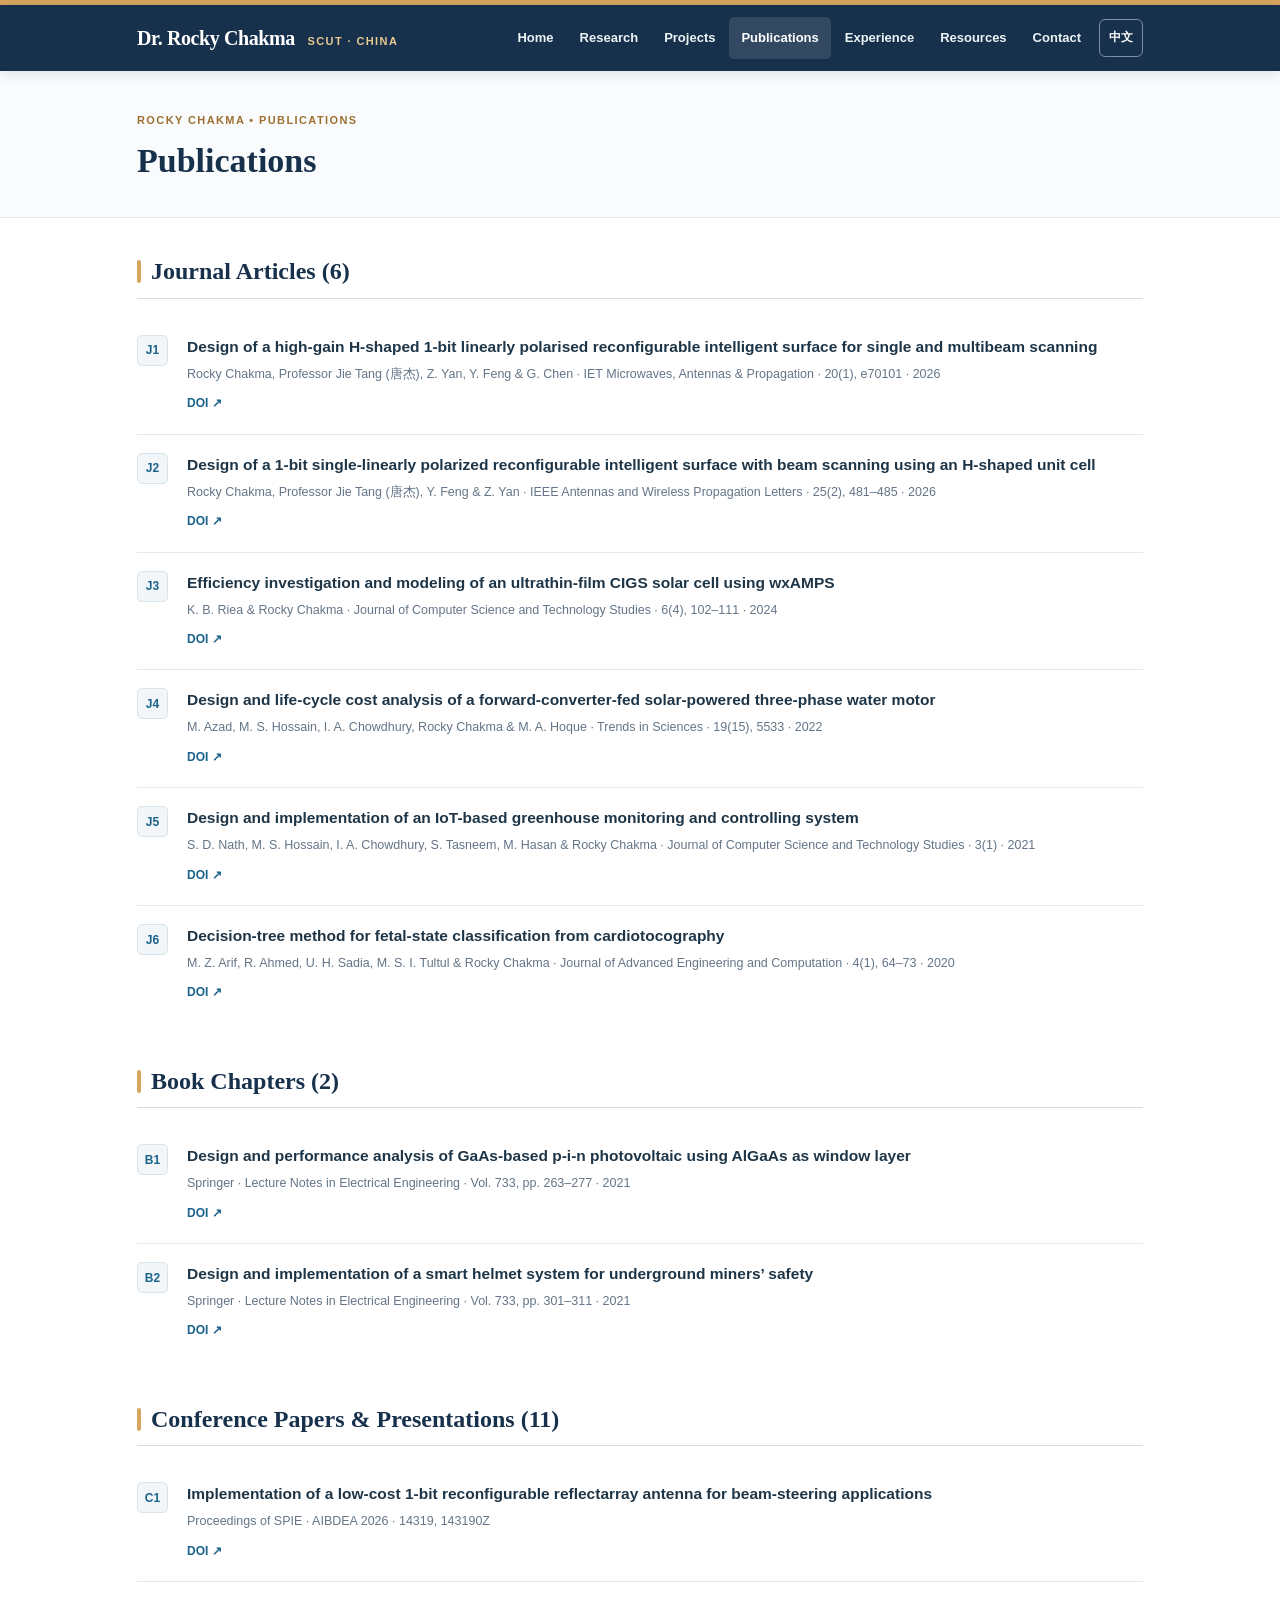
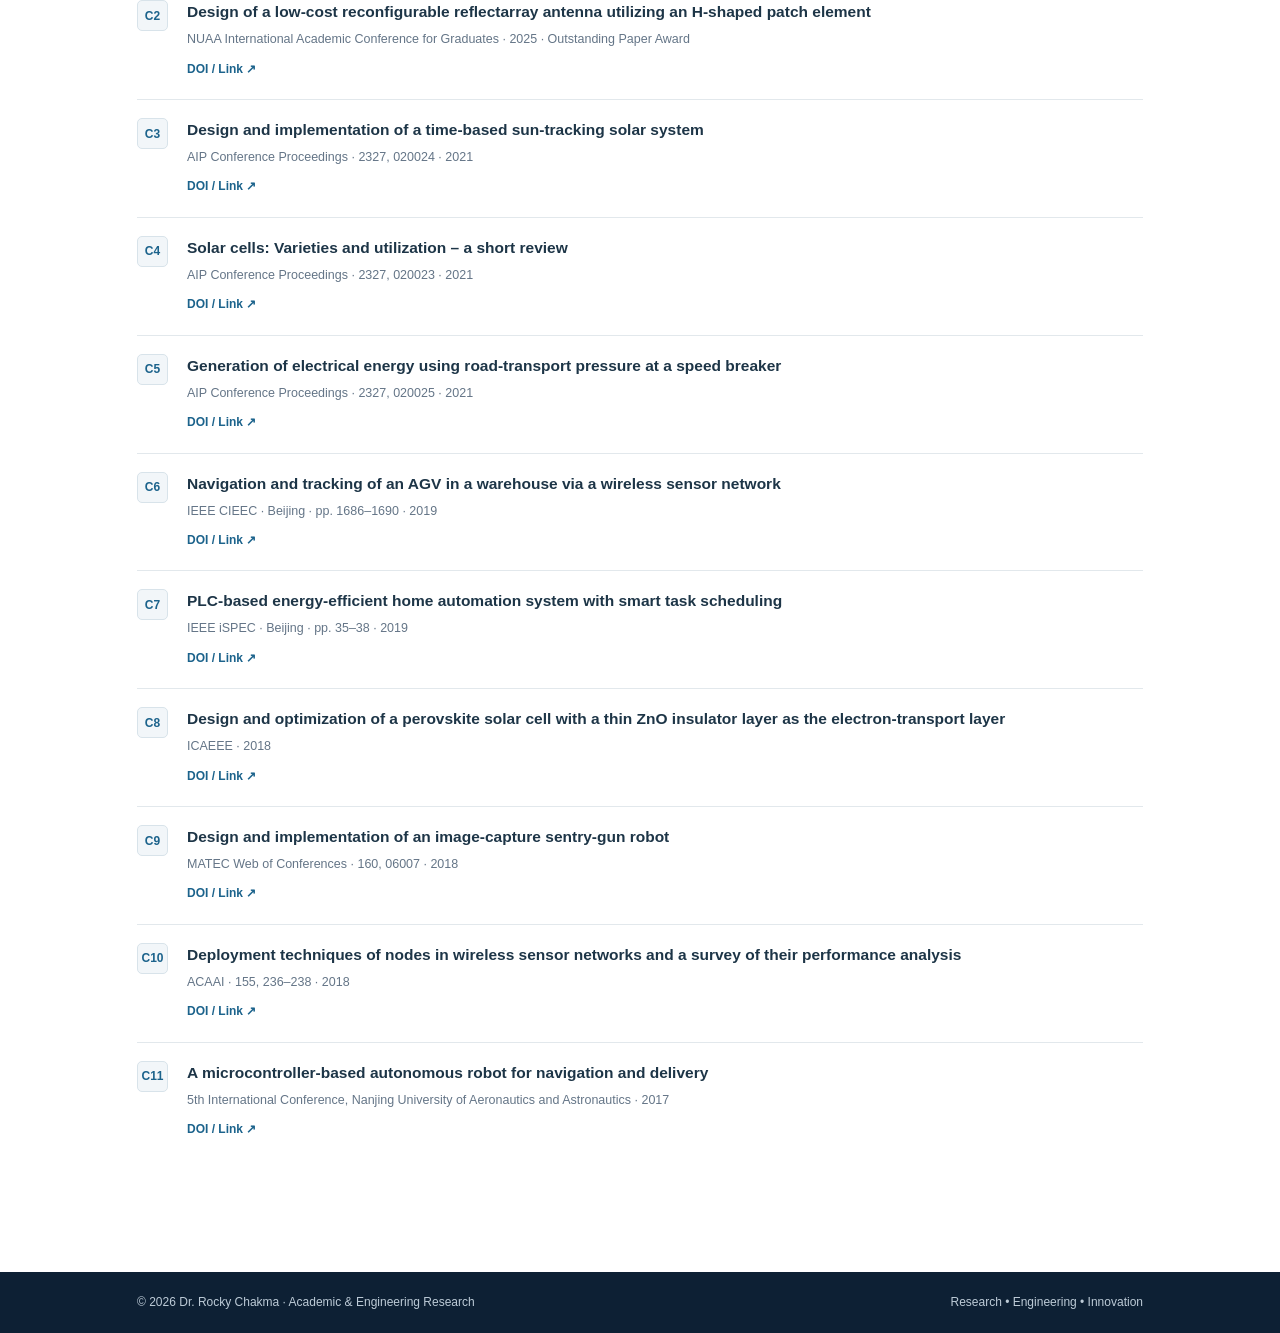
<file: pages/publications.html>
<!DOCTYPE html>
<html lang="en"><head><meta charset="utf-8"/><meta content="width=device-width,initial-scale=1" name="viewport"/><meta content="Dr. Rocky Chakma" name="author"/><meta content="Dr. Rocky Chakma's academic portfolio: reconfigurable intelligent surfaces, reflectarray antennas, research projects, publications, and engineering experience." name="description"/><meta content="Dr. Rocky Chakma · Research &amp; Publications" property="og:title"/><title>Publications | Dr. Rocky Chakma</title><link href="../favicon.svg" rel="icon"/><link href="../css/style.css" rel="stylesheet"/></head><body><div class="small-top"></div><header class="site-header"><div class="container nav-wrap"><a class="brand" href="../index.html">Dr. Rocky Chakma <em>SCUT · CHINA</em></a><button aria-expanded="false" class="mobile-menu" data-menu="">☰ Menu</button><nav aria-label="Main navigation" class="navlinks"><a class="" href="../index.html"><span data-en="Home" data-zh="首页">Home</span></a><a class="" href="../pages/research.html"><span data-en="Research" data-zh="研究方向">Research</span></a><a class="" href="../pages/projects.html"><span data-en="Projects" data-zh="科研项目">Projects</span></a><a class="active" href="../pages/publications.html"><span data-en="Publications" data-zh="论文成果">Publications</span></a><a class="" href="../pages/experience.html"><span data-en="Experience" data-zh="工作经历">Experience</span></a><a class="" href="../pages/resources.html"><span data-en="Resources" data-zh="学术资源">Resources</span></a><a class="" href="../pages/contact.html"><span data-en="Contact" data-zh="联系">Contact</span></a><button aria-label="Switch language" class="language" data-lang-button="" type="button">中文</button></nav></div></header><div class="pagehead"><div class="container"><div class="crumb"><span data-en="Rocky Chakma • Publications" data-zh="Rocky Chakma • Publications">Rocky Chakma • Publications</span></div><h1><span data-en="Publications" data-zh="学术论文">Publications</span></h1></div></div><main class="container main"><section class="section"><h2><span data-en="Journal Articles (6)" data-zh="期刊论文（6）">Journal Articles (6)</span></h2><ul class="publist"><li><span class="num">J1</span><div><div class="papername">Design of a high-gain H-shaped 1-bit linearly polarised reconfigurable intelligent surface for single and multibeam scanning</div><div class="pubmeta">Rocky Chakma, Professor Jie Tang (唐杰), Z. Yan, Y. Feng &amp; G. Chen · IET Microwaves, Antennas &amp; Propagation · 20(1), e70101 · 2026</div><a class="doilink" href="https://doi.org/10.1049/mia2.70101" rel="noopener" target="_blank">DOI ↗</a></div></li><li><span class="num">J2</span><div><div class="papername">Design of a 1-bit single-linearly polarized reconfigurable intelligent surface with beam scanning using an H-shaped unit cell</div><div class="pubmeta">Rocky Chakma, Professor Jie Tang (唐杰), Y. Feng &amp; Z. Yan · IEEE Antennas and Wireless Propagation Letters · 25(2), 481–485 · 2026</div><a class="doilink" href="https://doi.org/10.1109/LAWP.2025.3627443" rel="noopener" target="_blank">DOI ↗</a></div></li><li><span class="num">J3</span><div><div class="papername">Efficiency investigation and modeling of an ultrathin-film CIGS solar cell using wxAMPS</div><div class="pubmeta">K. B. Riea &amp; Rocky Chakma · Journal of Computer Science and Technology Studies · 6(4), 102–111 · 2024</div><a class="doilink" href="https://doi.org/10.32996/jcsts.2024.6.4.13" rel="noopener" target="_blank">DOI ↗</a></div></li><li><span class="num">J4</span><div><div class="papername">Design and life-cycle cost analysis of a forward-converter-fed solar-powered three-phase water motor</div><div class="pubmeta">M. Azad, M. S. Hossain, I. A. Chowdhury, Rocky Chakma &amp; M. A. Hoque · Trends in Sciences · 19(15), 5533 · 2022</div><a class="doilink" href="https://doi.org/10.48048/tis.2022.5533" rel="noopener" target="_blank">DOI ↗</a></div></li><li><span class="num">J5</span><div><div class="papername">Design and implementation of an IoT-based greenhouse monitoring and controlling system</div><div class="pubmeta">S. D. Nath, M. S. Hossain, I. A. Chowdhury, S. Tasneem, M. Hasan &amp; Rocky Chakma · Journal of Computer Science and Technology Studies · 3(1) · 2021</div><a class="doilink" href="https://doi.org/10.32996/jcsts.2021.3.1.1" rel="noopener" target="_blank">DOI ↗</a></div></li><li><span class="num">J6</span><div><div class="papername">Decision-tree method for fetal-state classification from cardiotocography</div><div class="pubmeta">M. Z. Arif, R. Ahmed, U. H. Sadia, M. S. I. Tultul &amp; Rocky Chakma · Journal of Advanced Engineering and Computation · 4(1), 64–73 · 2020</div><a class="doilink" href="https://doi.org/10.25073/jaec.202041.273" rel="noopener" target="_blank">DOI ↗</a></div></li></ul></section><section class="section"><h2><span data-en="Book Chapters (2)" data-zh="图书章节（2）">Book Chapters (2)</span></h2><ul class="publist"><li><span class="num">B1</span><div><div class="papername">Design and performance analysis of GaAs-based p-i-n photovoltaic using AlGaAs as window layer</div><div class="pubmeta">Springer · Lecture Notes in Electrical Engineering · Vol. 733, pp. 263–277 · 2021</div><a class="doilink" href="https://doi.org/10.1007/978-981-33-4909-4_19" rel="noopener" target="_blank">DOI ↗</a></div></li><li><span class="num">B2</span><div><div class="papername">Design and implementation of a smart helmet system for underground miners’ safety</div><div class="pubmeta">Springer · Lecture Notes in Electrical Engineering · Vol. 733, pp. 301–311 · 2021</div><a class="doilink" href="https://doi.org/10.1007/978-981-33-4909-4_22" rel="noopener" target="_blank">DOI ↗</a></div></li></ul></section><section class="section"><h2><span data-en="Conference Papers &amp; Presentations (11)" data-zh="会议论文与报告（11）">Conference Papers &amp; Presentations (11)</span></h2><ul class="publist"><li><span class="num">C1</span><div><div class="papername">Implementation of a low-cost 1-bit reconfigurable reflectarray antenna for beam-steering applications</div><div class="pubmeta">Proceedings of SPIE · AIBDEA 2026 · 14319, 143190Z</div><a class="doilink" href="https://doi.org/10.1117/12.3120850" rel="noopener" target="_blank">DOI ↗</a></div></li><li><span class="num">C2</span><div><div class="papername">Design of a low-cost reconfigurable reflectarray antenna utilizing an H-shaped patch element</div><div class="pubmeta">NUAA International Academic Conference for Graduates · 2025 · Outstanding Paper Award</div><a class="doilink" href="https://nuaa.edu.cn/" rel="noopener" target="_blank">DOI / Link ↗</a></div></li><li><span class="num">C3</span><div><div class="papername">Design and implementation of a time-based sun-tracking solar system</div><div class="pubmeta">AIP Conference Proceedings · 2327, 020024 · 2021</div><a class="doilink" href="https://doi.org/10.1063/5.0040001" rel="noopener" target="_blank">DOI / Link ↗</a></div></li><li><span class="num">C4</span><div><div class="papername">Solar cells: Varieties and utilization – a short review</div><div class="pubmeta">AIP Conference Proceedings · 2327, 020023 · 2021</div><a class="doilink" href="https://doi.org/10.1063/5.0039501" rel="noopener" target="_blank">DOI / Link ↗</a></div></li><li><span class="num">C5</span><div><div class="papername">Generation of electrical energy using road-transport pressure at a speed breaker</div><div class="pubmeta">AIP Conference Proceedings · 2327, 020025 · 2021</div><a class="doilink" href="https://doi.org/10.1063/5.0039999" rel="noopener" target="_blank">DOI / Link ↗</a></div></li><li><span class="num">C6</span><div><div class="papername">Navigation and tracking of an AGV in a warehouse via a wireless sensor network</div><div class="pubmeta">IEEE CIEEC · Beijing · pp. 1686–1690 · 2019</div><a class="doilink" href="https://doi.org/10.1109/CIEEC47146.2019.CIEEC-2019589" rel="noopener" target="_blank">DOI / Link ↗</a></div></li><li><span class="num">C7</span><div><div class="papername">PLC-based energy-efficient home automation system with smart task scheduling</div><div class="pubmeta">IEEE iSPEC · Beijing · pp. 35–38 · 2019</div><a class="doilink" href="https://doi.org/10.1109/ISPEC48194.2019.8975223" rel="noopener" target="_blank">DOI / Link ↗</a></div></li><li><span class="num">C8</span><div><div class="papername">Design and optimization of a perovskite solar cell with a thin ZnO insulator layer as the electron-transport layer</div><div class="pubmeta">ICAEEE · 2018</div><a class="doilink" href="https://doi.org/10.1109/ICAEEE.2018.8643012" rel="noopener" target="_blank">DOI / Link ↗</a></div></li><li><span class="num">C9</span><div><div class="papername">Design and implementation of an image-capture sentry-gun robot</div><div class="pubmeta">MATEC Web of Conferences · 160, 06007 · 2018</div><a class="doilink" href="https://doi.org/10.1051/matecconf/201816006007" rel="noopener" target="_blank">DOI / Link ↗</a></div></li><li><span class="num">C10</span><div><div class="papername">Deployment techniques of nodes in wireless sensor networks and a survey of their performance analysis</div><div class="pubmeta">ACAAI · 155, 236–238 · 2018</div><a class="doilink" href="https://doi.org/10.2991/acaai-18.2018.55" rel="noopener" target="_blank">DOI / Link ↗</a></div></li><li><span class="num">C11</span><div><div class="papername">A microcontroller-based autonomous robot for navigation and delivery</div><div class="pubmeta">5th International Conference, Nanjing University of Aeronautics and Astronautics · 2017</div><a class="doilink" href="https://www.academia.edu/40622529/A_Microcontroller_Based_Autonomous_Robot_For_Navigating_And_Delivering_Purpose" rel="noopener" target="_blank">DOI / Link ↗</a></div></li></ul></section></main><footer class="footer"><div class="container"><span>© <span data-now-year="">2026</span> Dr. Rocky Chakma · <span data-en="Academic &amp; Engineering Research" data-zh="学术与工程研究">Academic &amp; Engineering Research</span></span><span><span data-en="Research • Engineering • Innovation" data-zh="科研 • 工程 • 创新">Research • Engineering • Innovation</span></span></div></footer><script defer="" src="../js/site.js"></script></body></html>
</file>
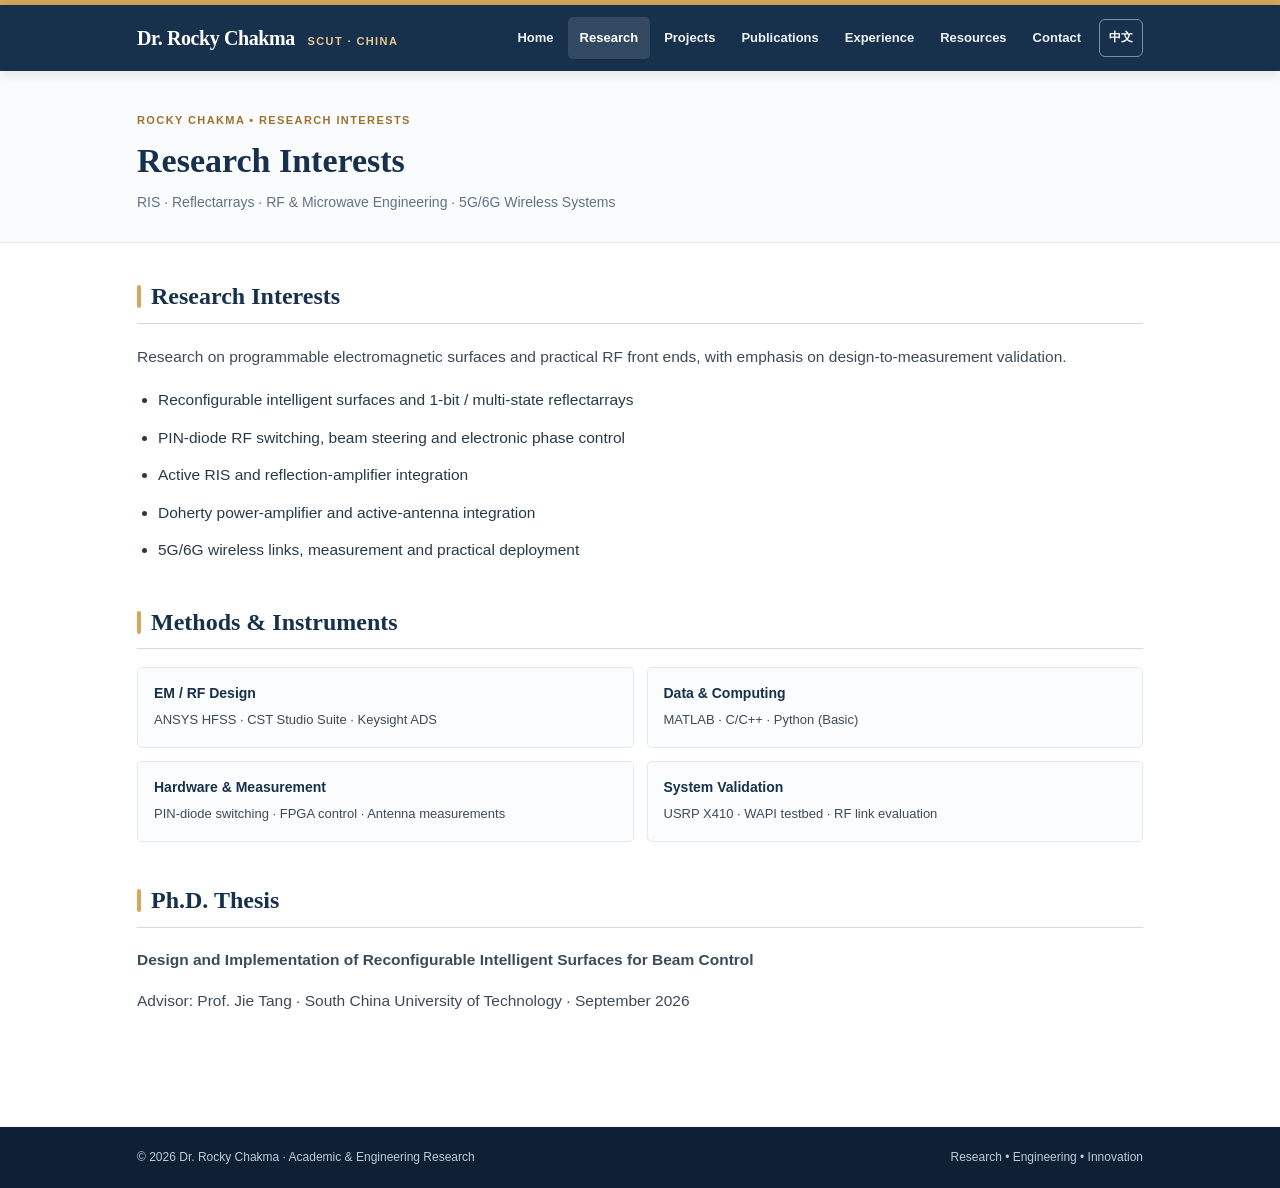
<file: pages/research.html>
<!doctype html><html lang="en"><head><meta charset="utf-8"><meta name="viewport" content="width=device-width,initial-scale=1"><meta name="author" content="Dr. Rocky Chakma"><meta name="description" content="Dr. Rocky Chakma's academic portfolio: reconfigurable intelligent surfaces, reflectarray antennas, research projects, publications, and engineering experience."><meta property="og:title" content="Dr. Rocky Chakma · Research &amp; Publications"><title>Research Interests | Dr. Rocky Chakma</title><link rel="icon" href="../favicon.svg"><link rel="stylesheet" href="../css/style.css"></head><body><div class="small-top"></div><header class="site-header"><div class="container nav-wrap"><a class="brand" href="../index.html">Dr. Rocky Chakma <em>SCUT · CHINA</em></a><button data-menu class="mobile-menu" aria-expanded="false">☰ Menu</button><nav class="navlinks" aria-label="Main navigation"><a href="../index.html" class=""><span data-en="Home" data-zh="首页" >Home</span></a><a href="../pages/research.html" class="active"><span data-en="Research" data-zh="研究方向" >Research</span></a><a href="../pages/projects.html" class=""><span data-en="Projects" data-zh="科研项目" >Projects</span></a><a href="../pages/publications.html" class=""><span data-en="Publications" data-zh="论文成果" >Publications</span></a><a href="../pages/experience.html" class=""><span data-en="Experience" data-zh="工作经历" >Experience</span></a><a href="../pages/resources.html" class=""><span data-en="Resources" data-zh="学术资源" >Resources</span></a><a href="../pages/contact.html" class=""><span data-en="Contact" data-zh="联系" >Contact</span></a><button type="button" class="language" data-lang-button aria-label="Switch language">中文</button></nav></div></header><div class="pagehead"><div class="container"><div class="crumb"><span data-en="Rocky Chakma • Research Interests" data-zh="Rocky Chakma • Research Interests" >Rocky Chakma • Research Interests</span></div><h1><span data-en="Research Interests" data-zh="研究方向" >Research Interests</span></h1><p class="subtext"><span data-en="RIS · Reflectarrays · RF &amp; Microwave Engineering · 5G/6G Wireless Systems" data-zh="可重构智能表面、反射阵、射频与微波工程、5G/6G无线系统" >RIS · Reflectarrays · RF &amp; Microwave Engineering · 5G/6G Wireless Systems</span></p></div></div><main class="container main"><section class="section"><h2><span data-en="Research Interests" data-zh="研究方向" >Research Interests</span></h2><p class="lead"><span data-en="Research on programmable electromagnetic surfaces and practical RF front ends, with emphasis on design-to-measurement validation." data-zh="专注可编程电磁表面及实用射频前端，重视从设计到实测的完整验证。" >Research on programmable electromagnetic surfaces and practical RF front ends, with emphasis on design-to-measurement validation.</span></p><ul class="focus-list"><li><span data-en="Reconfigurable intelligent surfaces and 1-bit / multi-state reflectarrays" data-zh="可重构智能表面与1-bit/多状态反射阵" >Reconfigurable intelligent surfaces and 1-bit / multi-state reflectarrays</span></li><li><span data-en="PIN-diode RF switching, beam steering and electronic phase control" data-zh="PIN二极管射频开关、波束扫描与电子相位控制" >PIN-diode RF switching, beam steering and electronic phase control</span></li><li><span data-en="Active RIS and reflection-amplifier integration" data-zh="有源RIS与反射放大器集成" >Active RIS and reflection-amplifier integration</span></li><li><span data-en="Doherty power-amplifier and active-antenna integration" data-zh="Doherty功放与有源天线一体化" >Doherty power-amplifier and active-antenna integration</span></li><li><span data-en="5G/6G wireless links, measurement and practical deployment" data-zh="5G/6G无线链路、测量与实际部署" >5G/6G wireless links, measurement and practical deployment</span></li></ul></section><section class="section"><h2><span data-en="Methods &amp; Instruments" data-zh="研究方法与设备" >Methods &amp; Instruments</span></h2><div class="mini-grid"><div class="mini-card"><h3>EM / RF Design</h3><p>ANSYS HFSS · CST Studio Suite · Keysight ADS</p></div><div class="mini-card"><h3>Data & Computing</h3><p>MATLAB · C/C++ · Python (Basic)</p></div><div class="mini-card"><h3>Hardware & Measurement</h3><p>PIN-diode switching · FPGA control · Antenna measurements</p></div><div class="mini-card"><h3>System Validation</h3><p>USRP X410 · WAPI testbed · RF link evaluation</p></div></div></section><section class="section"><h2><span data-en="Ph.D. Thesis" data-zh="博士论文" >Ph.D. Thesis</span></h2><p><strong>Design and Implementation of Reconfigurable Intelligent Surfaces for Beam Control</strong></p><p>Advisor: Prof. Jie Tang · South China University of Technology · September 2026</p></section></main><footer class="footer"><div class="container"><span>© <span data-now-year>2026</span> Dr. Rocky Chakma · <span data-en="Academic &amp; Engineering Research" data-zh="学术与工程研究" >Academic &amp; Engineering Research</span></span><span><span data-en="Research • Engineering • Innovation" data-zh="科研 • 工程 • 创新" >Research • Engineering • Innovation</span></span></div></footer><script src="../js/site.js" defer></script></body></html>
</file>
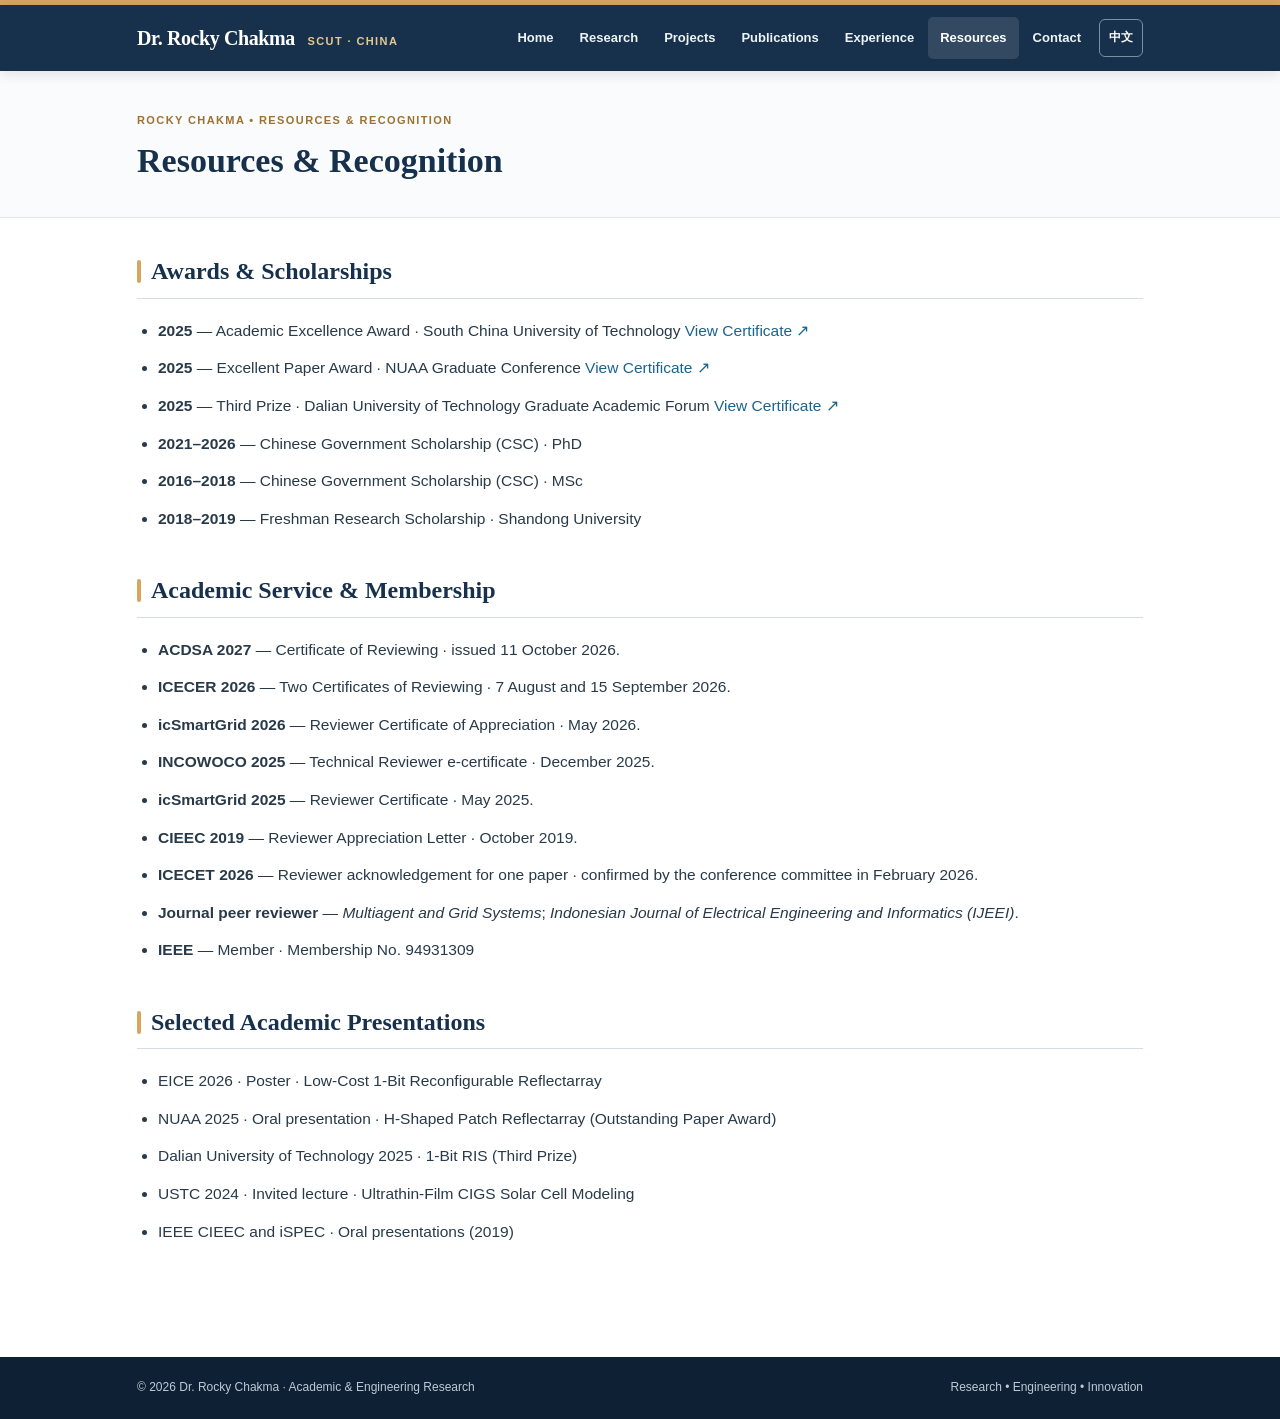
<file: pages/resources.html>
<!DOCTYPE html>

<html lang="en"><head><meta charset="utf-8"/><meta content="width=device-width,initial-scale=1" name="viewport"/><meta content="Dr. Rocky Chakma" name="author"/><meta content="Dr. Rocky Chakma's academic portfolio: reconfigurable intelligent surfaces, reflectarray antennas, research projects, publications, and engineering experience." name="description"/><meta content="Dr. Rocky Chakma · Research &amp; Publications" property="og:title"/><title>Resources &amp; Recognition | Dr. Rocky Chakma</title><link href="../favicon.svg" rel="icon"/><link href="../css/style.css" rel="stylesheet"/></head><body><div class="small-top"></div><header class="site-header"><div class="container nav-wrap"><a class="brand" href="../index.html">Dr. Rocky Chakma <em>SCUT · CHINA</em></a><button aria-expanded="false" class="mobile-menu" data-menu="">☰ Menu</button><nav aria-label="Main navigation" class="navlinks"><a class="" href="../index.html"><span data-en="Home" data-zh="首页">Home</span></a><a class="" href="../pages/research.html"><span data-en="Research" data-zh="研究方向">Research</span></a><a class="" href="../pages/projects.html"><span data-en="Projects" data-zh="科研项目">Projects</span></a><a class="" href="../pages/publications.html"><span data-en="Publications" data-zh="论文成果">Publications</span></a><a class="" href="../pages/experience.html"><span data-en="Experience" data-zh="工作经历">Experience</span></a><a class="active" href="../pages/resources.html"><span data-en="Resources" data-zh="学术资源">Resources</span></a><a class="" href="../pages/contact.html"><span data-en="Contact" data-zh="联系">Contact</span></a><button aria-label="Switch language" class="language" data-lang-button="" type="button">中文</button></nav></div></header><div class="pagehead"><div class="container"><div class="crumb"><span data-en="Rocky Chakma • Resources &amp; Recognition" data-zh="Rocky Chakma • Resources &amp; Recognition">Rocky Chakma • Resources &amp; Recognition</span></div><h1><span data-en="Resources &amp; Recognition" data-zh="学术资源与荣誉">Resources &amp; Recognition</span></h1></div></div><main class="container main"><section class="section"><h2><span data-en="Awards &amp; Scholarships" data-zh="奖励与奖学金">Awards &amp; Scholarships</span></h2><ul class="bulletlist"><li><strong>2025</strong> — <span data-en="Academic Excellence Award" data-zh="学业成绩优秀奖">Academic Excellence Award</span> · South China University of Technology <a href="https://drive.google.com/file/d/1aQV_Vn1mQ85Ov1qg2zKyO2WuSR0EW8j5/view?usp=drivesdk" target="_blank" rel="noopener noreferrer"><span data-en="View Certificate ↗" data-zh="查看证书 ↗">View Certificate ↗</span></a></li><li><strong>2025</strong> — <span data-en="Excellent Paper Award" data-zh="优秀论文奖">Excellent Paper Award</span> · NUAA Graduate Conference <a href="https://drive.google.com/file/d/105aSeQfq9cTc0L-3OYUiUIGg65mNEHNZ/view?usp=drivesdk" target="_blank" rel="noopener noreferrer"><span data-en="View Certificate ↗" data-zh="查看证书 ↗">View Certificate ↗</span></a></li><li><strong>2025</strong> — <span data-en="Third Prize" data-zh="三等奖">Third Prize</span> · Dalian University of Technology Graduate Academic Forum <a href="https://drive.google.com/file/d/1GVliFJRWo54hhR0Kv5CwJpnbz53ZqZl1/view?usp=drivesdk" target="_blank" rel="noopener noreferrer"><span data-en="View Certificate ↗" data-zh="查看证书 ↗">View Certificate ↗</span></a></li><li><strong>2021–2026</strong> — Chinese Government Scholarship (CSC) · PhD</li><li><strong>2016–2018</strong> — Chinese Government Scholarship (CSC) · MSc</li><li><strong>2018–2019</strong> — Freshman Research Scholarship · Shandong University</li></ul></section><section class="section"><h2><span data-en="Academic Service &amp; Membership" data-zh="学术服务与会员">Academic Service &amp; Membership</span></h2><ul class="bulletlist academic-service-list"><li><strong>ACDSA 2027</strong> — <span data-en="Certificate of Reviewing · issued 11 October 2026." data-zh="审稿证书 · 2026年10月11日颁发。">Certificate of Reviewing · issued 11 October 2026.</span></li><li><strong>ICECER 2026</strong> — <span data-en="Two Certificates of Reviewing · 7 August and 15 September 2026." data-zh="两份审稿证书 · 分别于2026年8月7日及9月15日颁发。">Two Certificates of Reviewing · 7 August and 15 September 2026.</span></li><li><strong>icSmartGrid 2026</strong> — <span data-en="Reviewer Certificate of Appreciation · May 2026." data-zh="审稿感谢证书 · 2026年5月颁发。">Reviewer Certificate of Appreciation · May 2026.</span></li><li><strong>INCOWOCO 2025</strong> — <span data-en="Technical Reviewer e-certificate · December 2025." data-zh="技术审稿人电子证书 · 2025年12月颁发。">Technical Reviewer e-certificate · December 2025.</span></li><li><strong>icSmartGrid 2025</strong> — <span data-en="Reviewer Certificate · May 2025." data-zh="审稿人证书 · 2025年5月颁发。">Reviewer Certificate · May 2025.</span></li><li><strong>CIEEC 2019</strong> — <span data-en="Reviewer Appreciation Letter · October 2019." data-zh="审稿感谢信 · 2019年10月颁发。">Reviewer Appreciation Letter · October 2019.</span></li><li><strong>ICECET 2026</strong> — <span data-en="Reviewer acknowledgement for one paper · confirmed by the conference committee in February 2026." data-zh="一篇论文审稿工作获会议组委会确认 · 2026年2月。">Reviewer acknowledgement for one paper · confirmed by the conference committee in February 2026.</span></li><li><strong><span data-en="Journal peer reviewer" data-zh="期刊同行评审">Journal peer reviewer</span></strong> — <em>Multiagent and Grid Systems</em>; <em>Indonesian Journal of Electrical Engineering and Informatics (IJEEI)</em>.</li><li><strong>IEEE</strong> — <span data-en="Member" data-zh="会员">Member</span> · <span data-en="Membership No." data-zh="会员编号">Membership No.</span> 94931309</li></ul></section><section class="section"><h2><span data-en="Selected Academic Presentations" data-zh="代表性学术报告">Selected Academic Presentations</span></h2><ul class="bulletlist"><li>EICE 2026 · Poster · Low-Cost 1-Bit Reconfigurable Reflectarray</li><li>NUAA 2025 · Oral presentation · H-Shaped Patch Reflectarray (Outstanding Paper Award)</li><li>Dalian University of Technology 2025 · 1-Bit RIS (Third Prize)</li><li>USTC 2024 · Invited lecture · Ultrathin-Film CIGS Solar Cell Modeling</li><li>IEEE CIEEC and iSPEC · Oral presentations (2019)</li></ul></section></main><footer class="footer"><div class="container"><span>© <span data-now-year="">2026</span> Dr. Rocky Chakma · <span data-en="Academic &amp; Engineering Research" data-zh="学术与工程研究">Academic &amp; Engineering Research</span></span><span><span data-en="Research • Engineering • Innovation" data-zh="科研 • 工程 • 创新">Research • Engineering • Innovation</span></span></div></footer><script defer="" src="../js/site.js"></script></body></html>
</file>
<file: css/style.css>
@charset "UTF-8";
:root{--navy:#17304b;--navy2:#0d2034;--blue:#1c638c;--bluehover:#0a4973;--warm:#d6a55f;--body:#283a49;--muted:#627385;--paper:#fff;--bg:#f8f9fa;--line:#e2e8ec;--mist:#eaf1f6;--shadow:0 8px 25px rgba(18,43,63,.065)}
*{box-sizing:border-box}html{scroll-behavior:smooth}body{margin:0;background:#fff;color:var(--body);font-family:Arial,'Noto Sans SC','Microsoft Yahei',sans-serif;font-size:15.5px;line-height:1.78}a{color:var(--blue);text-decoration:none}a:hover{text-decoration:underline;color:var(--bluehover)}img{max-width:100%}button{font:inherit}h1,h2,h3,p{margin-top:0}h1,h2,h3{line-height:1.35}h1,h2{font-family:Georgia,'Times New Roman','Noto Serif SC',serif}h3{font-size:1.05rem}p{margin-bottom:14px} .container{max-width:1060px;margin:auto;padding:0 27px}
.small-top{height:5px;background:var(--warm)}.site-header{background:var(--navy);color:white;position:sticky;top:0;z-index:20;box-shadow:0 3px 12px rgba(0,0,0,.11)}.nav-wrap{display:flex;align-items:center;gap:32px;justify-content:space-between;min-height:66px}.brand{font:700 20px Georgia,serif;white-space:nowrap;color:#fff;letter-spacing:-.4px}.brand em{font-size:11px;color:#e9c992;font-style:normal;font-family:Arial,sans-serif;letter-spacing:1.4px;margin-left:8px}.navlinks{display:flex;gap:2px;align-items:center;flex-wrap:wrap}.navlinks>a{color:#edf4f6;padding:9px 12px;border-radius:5px;font-weight:600;font-size:13px}.navlinks>a:hover,.navlinks>a.active{background:rgba(255,255,255,.12);text-decoration:none;color:white}.language{border:1px solid #7890a4;background:transparent;color:white;border-radius:6px;padding:7px 9px;cursor:pointer;margin-left:4px;font-weight:700;font-size:12px}.language:hover{background:#36526c}
.masthead{text-align:center;border-bottom:1px solid var(--line);background:linear-gradient(#fff,#fcfcfd);padding:48px 0 39px}.avatar{display:block;width:180px;max-width:70vw;height:auto;object-fit:contain;object-position:center;margin:0 auto;padding:3px;background:#fff;box-shadow:0 2px 22px rgba(20,50,65,.15);border:3px solid #cbd9e5;border-radius:8px;outline:none}.eyebrow{font-size:11px;color:#9c7131;letter-spacing:2.3px;font-weight:800;text-transform:uppercase;margin:20px 0 8px}.masthead h1{font-size:clamp(32px,4vw,45px);letter-spacing:-.7px;color:#142d47;margin-bottom:5px}.masthead .subtitle{font-size:16px;color:#365369;max-width:730px;margin:0 auto 8px}.masthead .affiliation{font-size:14px;color:#697a87;margin:0 auto 19px}.masthead .quicklinks{display:flex;gap:8px;justify-content:center;flex-wrap:wrap}.quicklinks a,.quicklinks span{border:1px solid #cfdce4;padding:5px 12px;border-radius:4px;font-weight:700;font-size:12px;background:#fff}.quicklinks a:hover{background:#eef4f8;text-decoration:none}.pagehead{padding:40px 0 27px;border-bottom:1px solid var(--line);background:#f9fbfc}.pagehead h1{font-size:34px;color:#17304b;margin:0 0 7px}.pagehead .subtext{color:var(--muted);margin:0;max-width:760px;font-size:14px}.crumb{font-size:11px;text-transform:uppercase;font-weight:800;letter-spacing:1.4px;color:#9c7131;margin-bottom:7px}
.main{padding-top:37px;padding-bottom:70px;min-height:55vh}.columns{display:grid;grid-template-columns:minmax(0,1fr) 266px;gap:54px;align-items:start}.mainwide{max-width:100%}.sidebar{background:#f8fafb;border:1px solid var(--line);border-radius:6px;padding:23px 23px 20px;position:sticky;top:90px}.sidebar h3{font:700 15px Georgia,serif;color:var(--navy);margin:0 0 13px}.sidebar p{font-size:13px;color:#667784;line-height:1.6}.sidebar ul{padding-left:16px;font-size:13px;margin:0 0 14px}.sidebar li{margin-bottom:7px}.sidebar hr{border:0;border-top:1px solid var(--line);margin:17px 0}.section{margin-bottom:42px}.section h2{display:flex;align-items:center;gap:14px;border-bottom:1px solid #d3dce4;color:#17304b;font-size:24px;margin-bottom:18px;padding-bottom:10px}.section h2:before{content:"";height:23px;width:4px;background:var(--warm);border-radius:3px;flex-shrink:0}.section p{color:#3c4b58}.section .lead{font-size:15.5px;text-align:justify;line-height:1.95}.section h3{color:#17304b;margin:25px 0 8px}.fact{display:inline-block;background:#f1f5f8;border:1px solid #e3ebef;color:#31536a;padding:4px 9px;border-radius:4px;margin:0 5px 6px 0;font-size:12px;font-weight:700}.keylines{background:#f8fafc;border-left:3px solid #cda260;padding:17px 19px;margin:19px 0}.keylines p{margin:0 0 6px}.keylines p:last-child{margin-bottom:0}.stats{display:grid;grid-template-columns:repeat(3,1fr);gap:14px;margin:25px 0}.stat{padding:17px;background:#f8fbfd;border:1px solid var(--line);text-align:center;border-radius:6px}.stat strong{display:block;font:700 25px Georgia,serif;color:#1a4865}.stat span{font-size:12px;color:#667784}
.pub-feature{display:grid;grid-template-columns:185px minmax(0,1fr);gap:22px;padding:22px 0;border-bottom:1px solid var(--line)}.pub-feature:last-child{border-bottom:0}.figure{min-height:128px;background:#eef3f8;border:1px solid #d5e1e9;border-radius:6px;display:flex;align-items:center;justify-content:center;padding:12px;position:relative;overflow:hidden}.figure:after{content:"ILLUSTRATIVE SCHEMATIC";font-size:8px;position:absolute;bottom:6px;right:7px;color:#6b8494;letter-spacing:.7px}.pub-feature h3{font-size:17px;line-height:1.48;margin:0 0 7px;color:#18354e}.cite{color:#526879;font-size:13px;margin-bottom:7px}.paperlinks{display:flex;gap:8px;flex-wrap:wrap;margin-top:13px}.paperlinks a,.paperlinks span{font-size:12px;border:1px solid #cbdce6;background:#f9fbfd;color:#185e88;padding:5px 10px;border-radius:4px;font-weight:700}.paperlinks a:hover{background:#e8f2f9;text-decoration:none}.paperlinks .muted{opacity:.65}
.detail-item{border-bottom:1px solid var(--line);padding:18px 0}.detail-item:first-child{padding-top:0}.detail-item:last-child{border:0}.detail-item h3{font-size:16px;margin:0 0 3px;color:#18344c}.detail-item .date{font-size:12px;font-weight:800;color:#ae7b30;letter-spacing:.2px}.detail-item p{font-size:13.5px;margin:6px 0}.chips{margin-top:10px}.project{display:grid;grid-template-columns:188px minmax(0,1fr);gap:22px;padding:22px 0;border-bottom:1px solid var(--line)}.project:last-child{border-bottom:0}.project h3{font-size:18px;margin:0 0 6px}.project p{margin:6px 0}.project .tagline{font-size:12px;color:#677d8d}.project .figure{min-height:135px}.bulletlist{padding-left:21px}.bulletlist li{margin-bottom:10px}.publist{list-style:none;margin:0;padding:0;counter-reset:papers}.publist li{padding:18px 0;border-bottom:1px solid var(--line);display:grid;grid-template-columns:40px minmax(0,1fr);gap:10px}.publist li:last-child{border-bottom:0}.num{display:inline-flex;width:31px;height:31px;justify-content:center;align-items:center;border:1px solid #d8e3ea;background:#f2f6f9;border-radius:5px;font:700 12px Arial;color:var(--blue)}.publist .papername{font-weight:700;color:#1d3547;line-height:1.55}.publist .pubmeta{color:#647587;font-size:12.5px;margin-top:4px}.publist .doilink{font-weight:700;font-size:12px;white-space:nowrap}.mini-grid{display:grid;grid-template-columns:repeat(2,1fr);gap:13px}.mini-card{background:#fbfcfd;border:1px solid var(--line);padding:16px;border-radius:5px}.mini-card h3{font-size:14px;margin:0 0 5px}.mini-card p{font-size:13px;margin:0}.timeline{border-left:2px solid #d5e2e9;margin-left:7px;padding-left:24px}.timeline .entry{padding:0 0 22px;position:relative}.timeline .entry:before{content:"";width:10px;height:10px;border-radius:50%;background:#c7a36e;border:3px solid #fff;position:absolute;left:-32px;top:9px;box-shadow:0 0 0 1px #d2b78a}.timeline h3{margin:0 0 4px}.timeline .date{font-size:12px;color:#a17335;font-weight:800}.timeline .org{font-size:13px;color:#455a6d;font-weight:700}.timeline p{font-size:13.5px;margin:7px 0}.footer{padding:20px 0;background:var(--navy2);color:#bdcbd7;font-size:12px}.footer .container{display:flex;justify-content:space-between;gap:20px;flex-wrap:wrap}.footer a{color:#d8e9f4}.note{background:#f8fafc;border:1px solid #e4eaf0;border-left:3px solid #c9a36e;padding:16px;font-size:13px;color:#4b6273;margin:20px 0}.contact-card{background:#f8fafc;border:1px solid var(--line);border-radius:6px;padding:18px 23px;margin:18px 0}.contact-card strong{display:block;margin:0 0 5px}.contact-card p{font-size:13px;margin:0}.mobile-menu{display:none}.academic-link{font-weight:700}.focus-list{margin:0;padding-left:21px}.focus-list li{margin:10px 0} .figure svg{max-width:100%;width:170px;height:100px}
@media(max-width:1010px){.nav-wrap{gap:12px}.navlinks>a{font-size:12px;padding:8px 7px}.brand{font-size:18px}.brand em{display:none}.columns{gap:24px;grid-template-columns:minmax(0,1fr) 230px}}
@media(max-width:735px){.small-top{height:4px}.container{padding:0 18px}.nav-wrap{min-height:60px;flex-wrap:wrap;padding-top:11px;padding-bottom:10px;gap:5px}.brand{font-size:19px}.mobile-menu{display:block;margin-left:auto;background:transparent;border:1px solid #627e94;padding:5px 10px;border-radius:4px;color:#fff;font-size:13px}.navlinks{display:none;width:100%;padding:6px 0 2px;justify-content:flex-start}.navlinks.open{display:flex}.navlinks>a{font-size:13px;margin:1px;padding:6px 10px}.masthead{padding:31px 0}.avatar{width:150px;height:auto}.masthead h1{font-size:32px}.masthead .subtitle{font-size:14px}.masthead .affiliation{font-size:12px}.pagehead{padding:28px 0}.pagehead h1{font-size:29px}.main{padding-top:29px}.columns{display:flex;flex-direction:column}.sidebar{position:static;width:100%;order:2}.mainwide{width:100%}.section h2{font-size:22px}.pub-feature,.project{grid-template-columns:1fr;gap:13px}.figure{max-width:330px;width:100%;min-height:135px}.stats{gap:8px}.stat{padding:12px 5px}.stat strong{font-size:22px}.stat span{font-size:10px}.mini-grid{grid-template-columns:1fr}.footer .container{display:block}.publist li{grid-template-columns:32px minmax(0,1fr);gap:4px}}
@media(prefers-reduced-motion:reduce){html{scroll-behavior:auto}}

.figcap{font-size:11px;letter-spacing:.08em;text-transform:uppercase;color:#6d8193;margin-top:6px;text-align:center}.pub-feature .figure svg{max-width:100%;height:auto;display:block}.doilink{display:inline-block;margin-top:8px}.section h2{display:flex;align-items:center;gap:10px}

.figure img{display:block;width:100%;height:auto;border-radius:8px;background:#f4f7fa}

/* Full experimental figure thumbnails, with link to original-resolution file */
.pub-feature{grid-template-columns:220px minmax(0,1fr)}
.pub-feature .figure{display:block;padding:6px;min-height:unset;background:#fff}
.pub-feature .figure:after{content:none}
.pub-feature .figure a{display:block;line-height:0}
.pub-feature .figure img{width:100%;height:auto;aspect-ratio:4/3;object-fit:contain;object-position:center;border-radius:4px}
.pub-feature .figcap{text-transform:none;letter-spacing:0;font-size:11px;line-height:1.5;padding:3px 4px 5px}
@media(max-width:735px){.pub-feature{grid-template-columns:1fr}.pub-feature .figure{max-width:420px}}

/* Academic homepage layout inspired by a classic faculty profile; original content retained. */
.masthead{text-align:left;padding:30px 0 27px}.masthead>.container{display:grid;grid-template-columns:128px minmax(0,1fr);column-gap:26px;align-items:center}.masthead .avatar{grid-column:1;grid-row:1 / span 5;width:124px;height:124px;border-radius:5px}.masthead .eyebrow,.masthead h1,.masthead .affiliation,.masthead .quicklinks{grid-column:2;margin-left:0;margin-right:0}.masthead .eyebrow{margin-top:0}.masthead .quicklinks{justify-content:flex-start}.academic-overview{border-bottom:1px solid var(--line);padding-bottom:26px;margin-bottom:28px}.overview-grid{display:grid;grid-template-columns:1.1fr 1fr;gap:36px}.academic-overview h2{font-size:23px;color:var(--navy);border-bottom:2px solid var(--line);padding-bottom:8px}.academic-highlights{list-style:none;margin:0;padding:0}.academic-highlights li{margin:0 0 15px;padding-left:0}.academic-highlights strong{color:var(--blue);margin-right:7px}.academic-overview p{margin-bottom:12px}@media(max-width:700px){.masthead>.container{grid-template-columns:85px minmax(0,1fr);column-gap:15px}.masthead .avatar{width:82px;height:82px}.masthead h1{font-size:27px}.masthead .quicklinks{grid-column:1 / -1;margin-top:15px}.overview-grid{grid-template-columns:1fr;gap:18px}}
</file>
